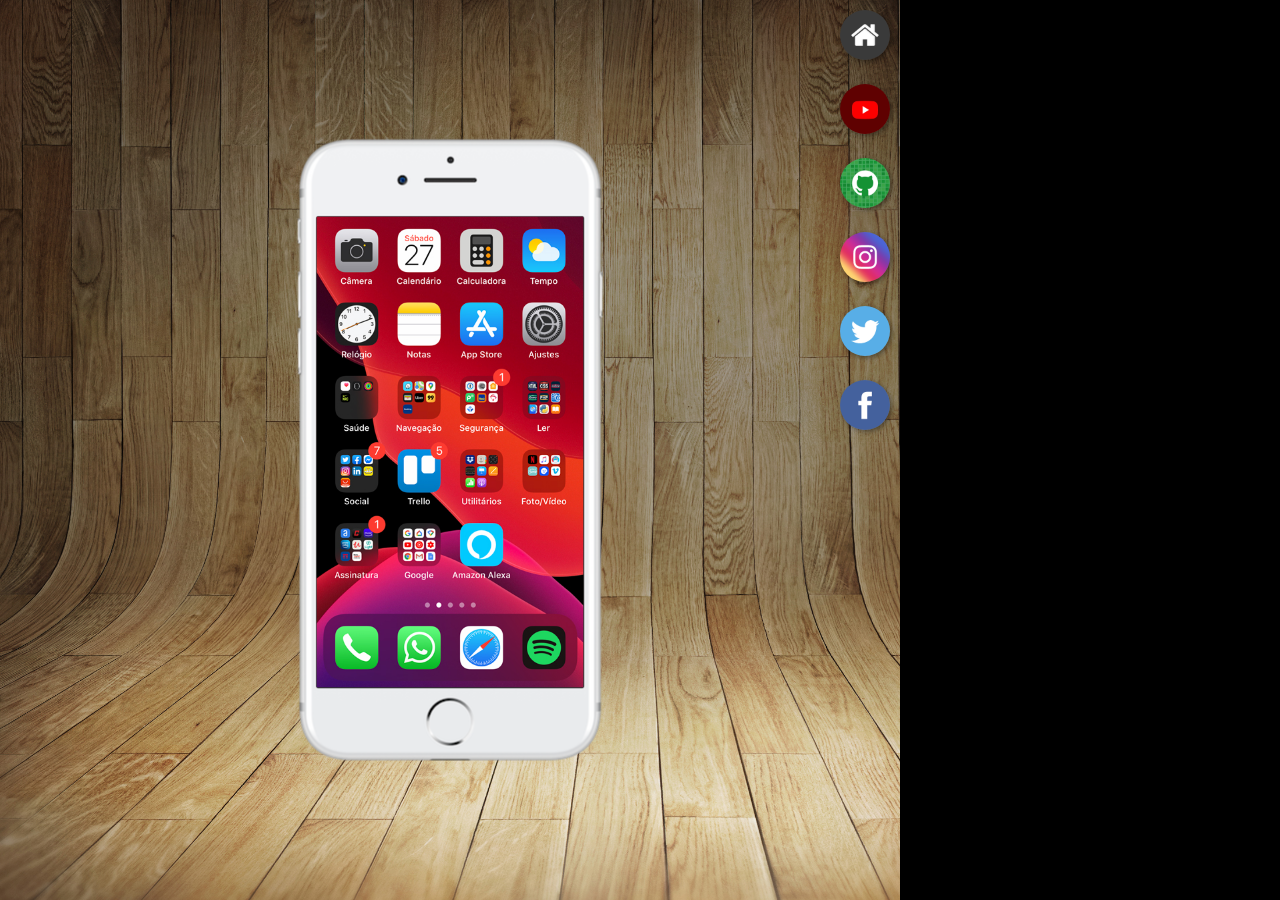
<file: index.html>
<!DOCTYPE html>
<html lang="pt-br">
<head>
    <meta charset="UTF-8">
    <meta name="viewport" content="width=device-width, initial-scale=1.0">
    <link rel="shortcut icon" href="favicon.ico" type="image/x-icon">
    <link rel="stylesheet" href="estilos/style.css">
    <title>Projeto Redes Sociais</title>
</head>
<body>
    <main>
        <section id="telefone">
            <iframe src="home.html" name="tela" id="tela" frameborder="0"> Seu navegador nçao é compatível com isso.</iframe>
        </section>
        <section id="redes-sociais">
            <a href="home.html" target="tela"><img src="imagens/logo-home.jpg" alt="home"></a><br>
            <a href="youtube.html" target="tela"><img src="imagens/logo-youtube.jpg" alt="youtube"></a><br>
            <a href="github.html" target="tela"><img src="imagens/logo-github.jpg" alt="github"></a><br>
            <a href="instagram.html" target="tela"><img src="imagens/logo-instagram.jpg" alt="instagram"></a><br>
            <a href="#" target="tela"><img src="imagens/logo-twitter.jpg" alt="twitter"></a><br>
            <a href="facebook.html" target="tela"><img src="imagens/logo-facebook.jpg" alt="facebook"></a>
        </section>
    </main>
</body>
</html>
</file>
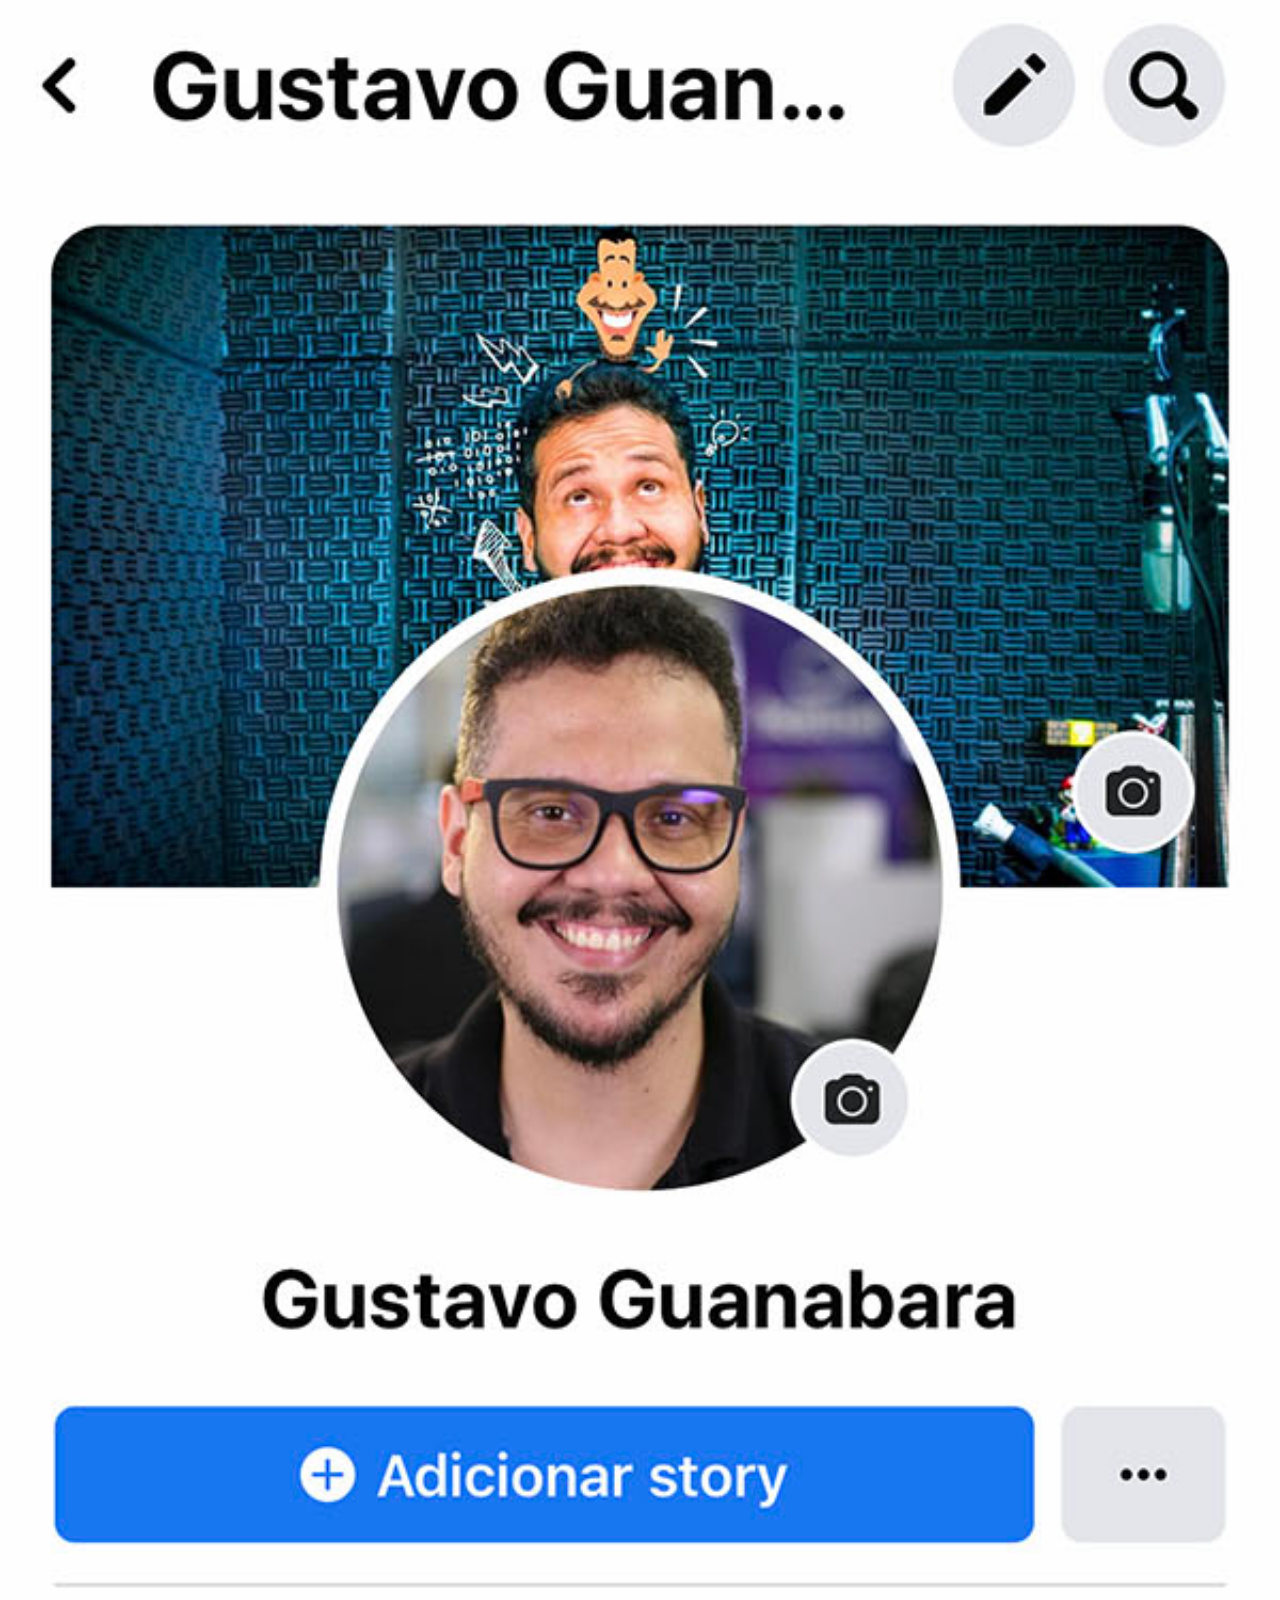
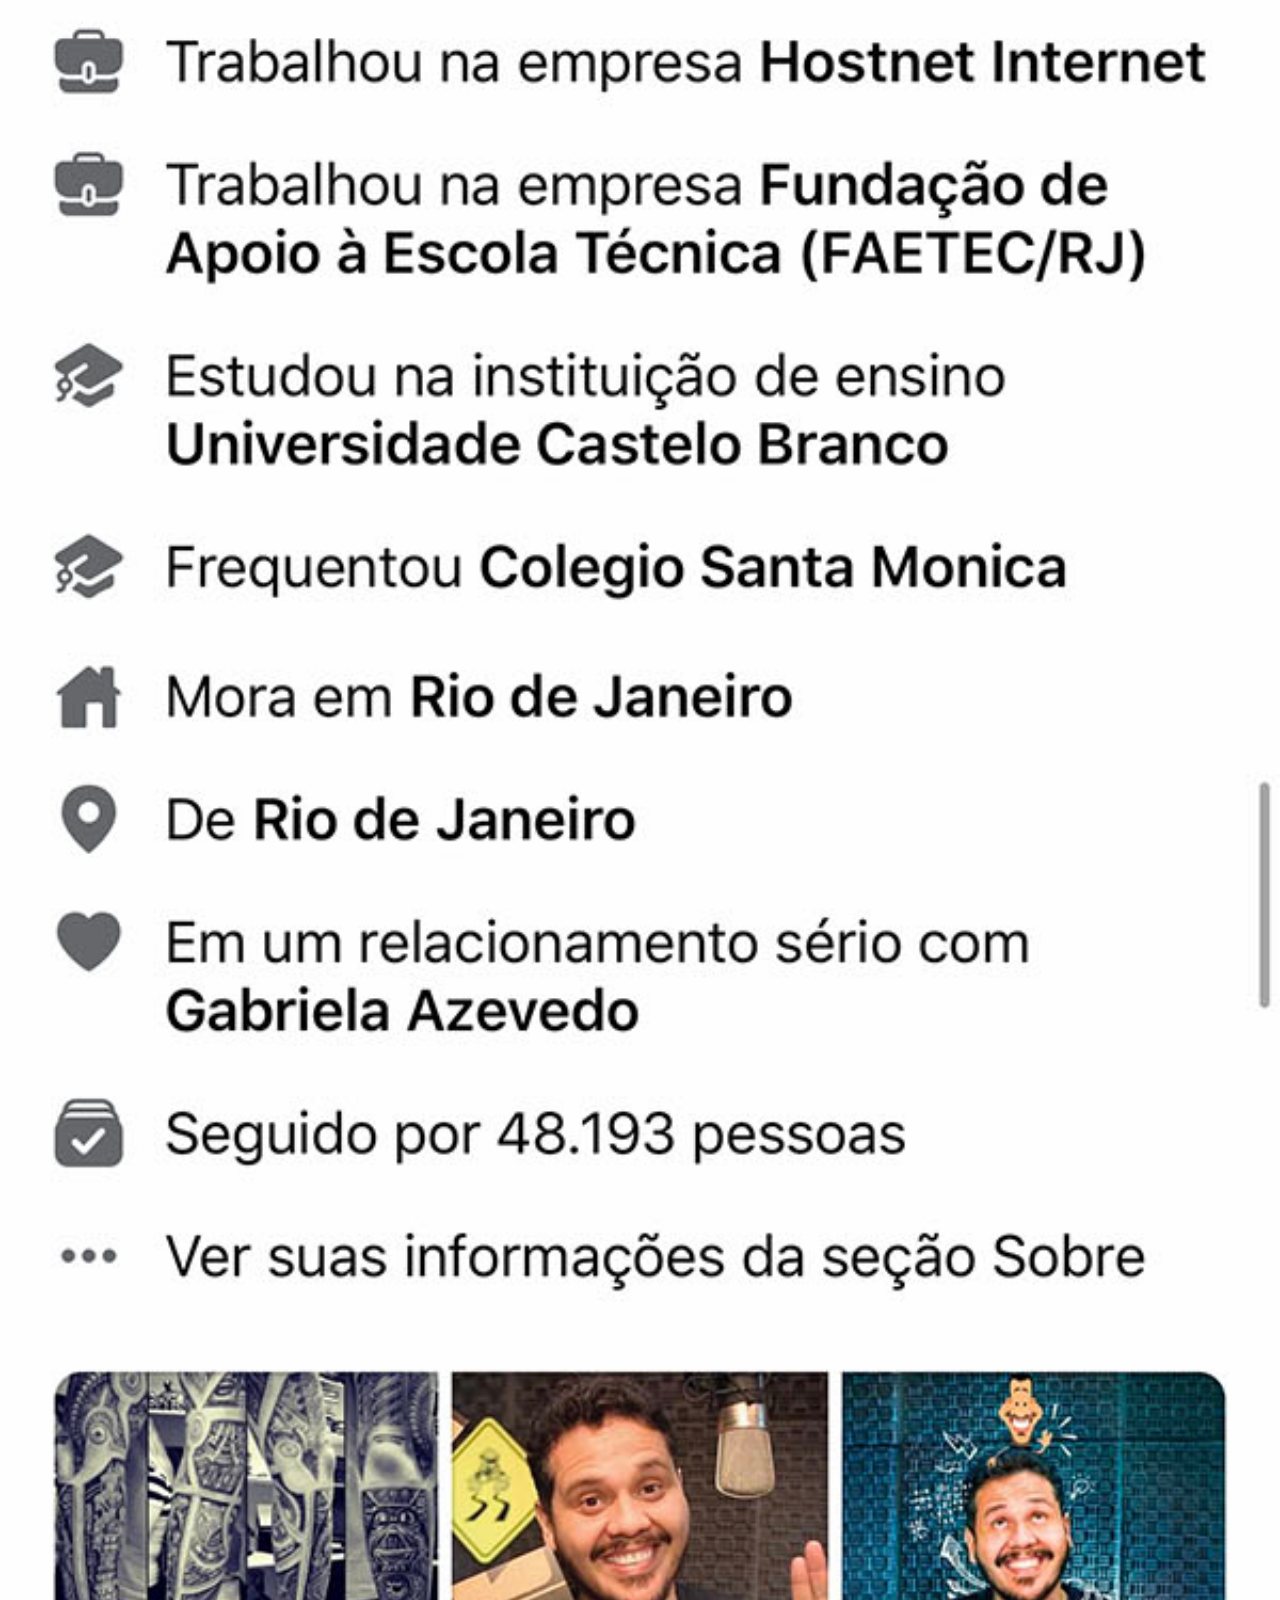
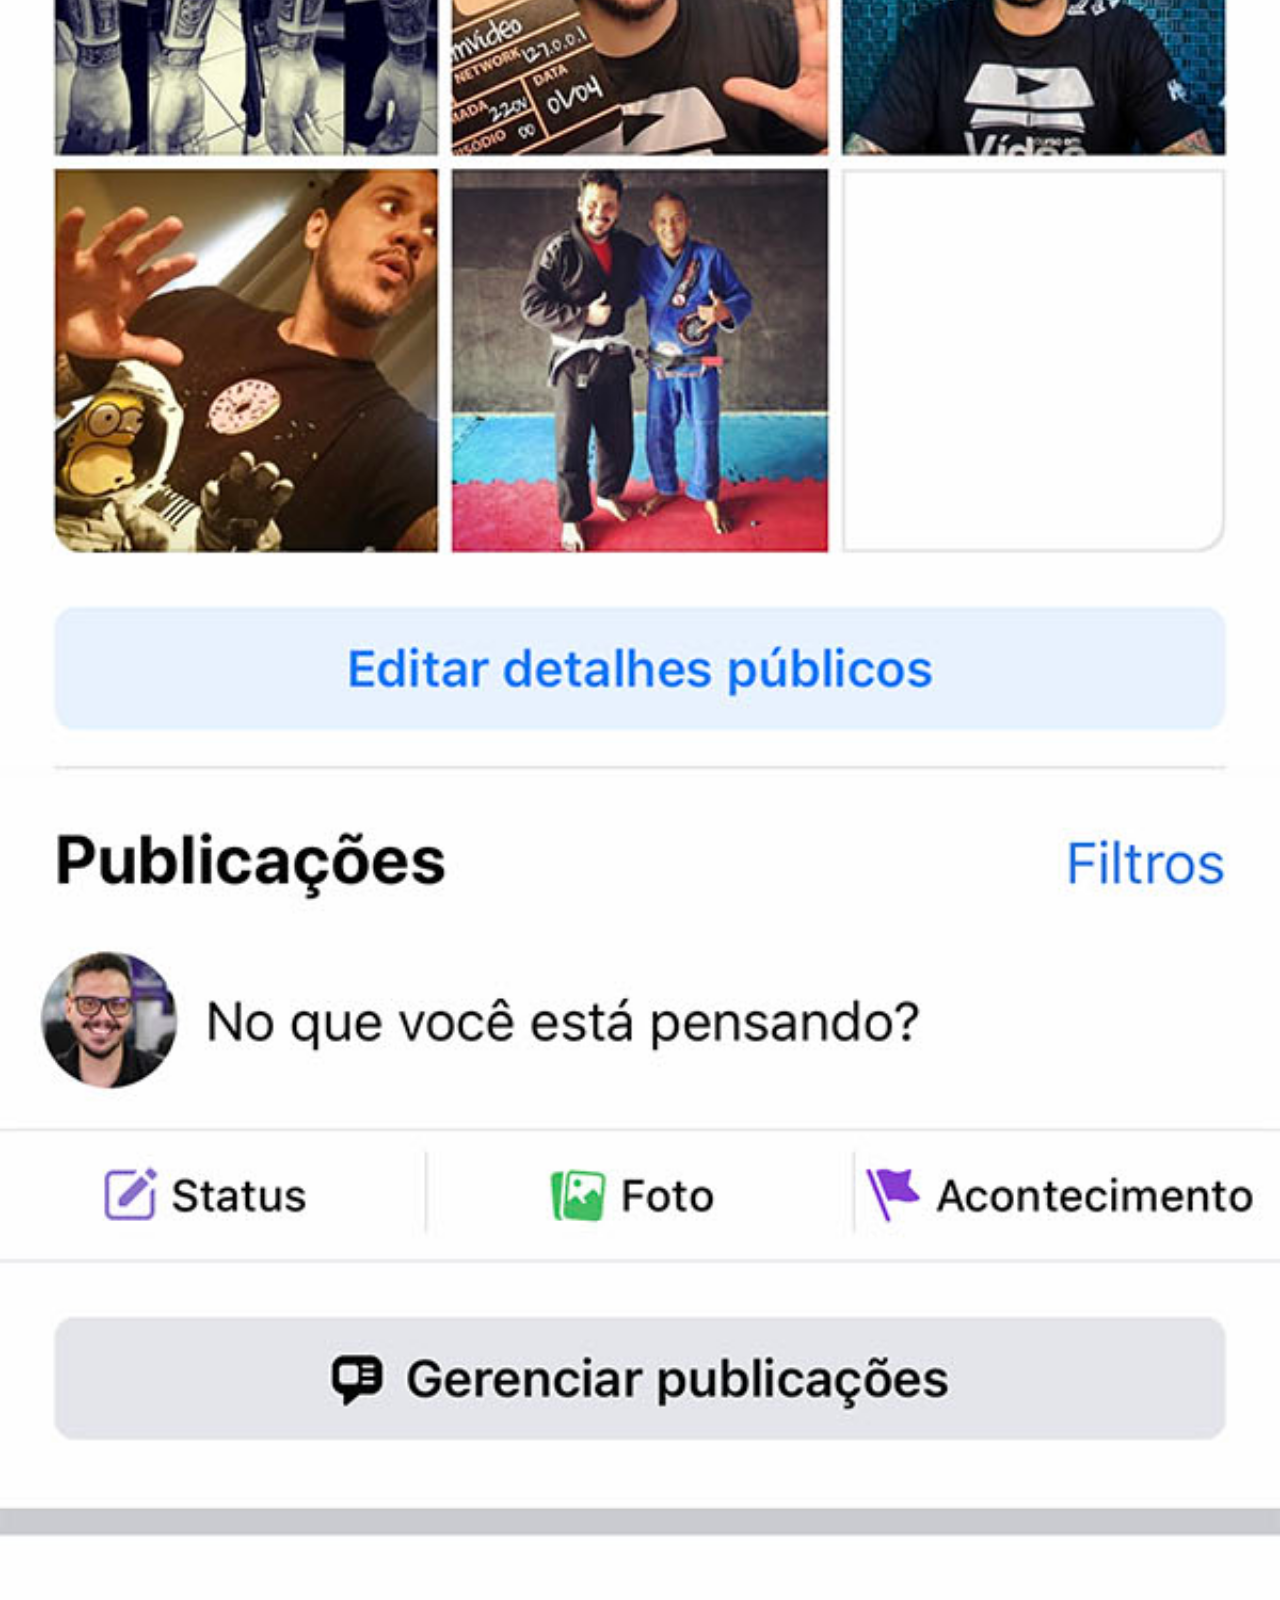
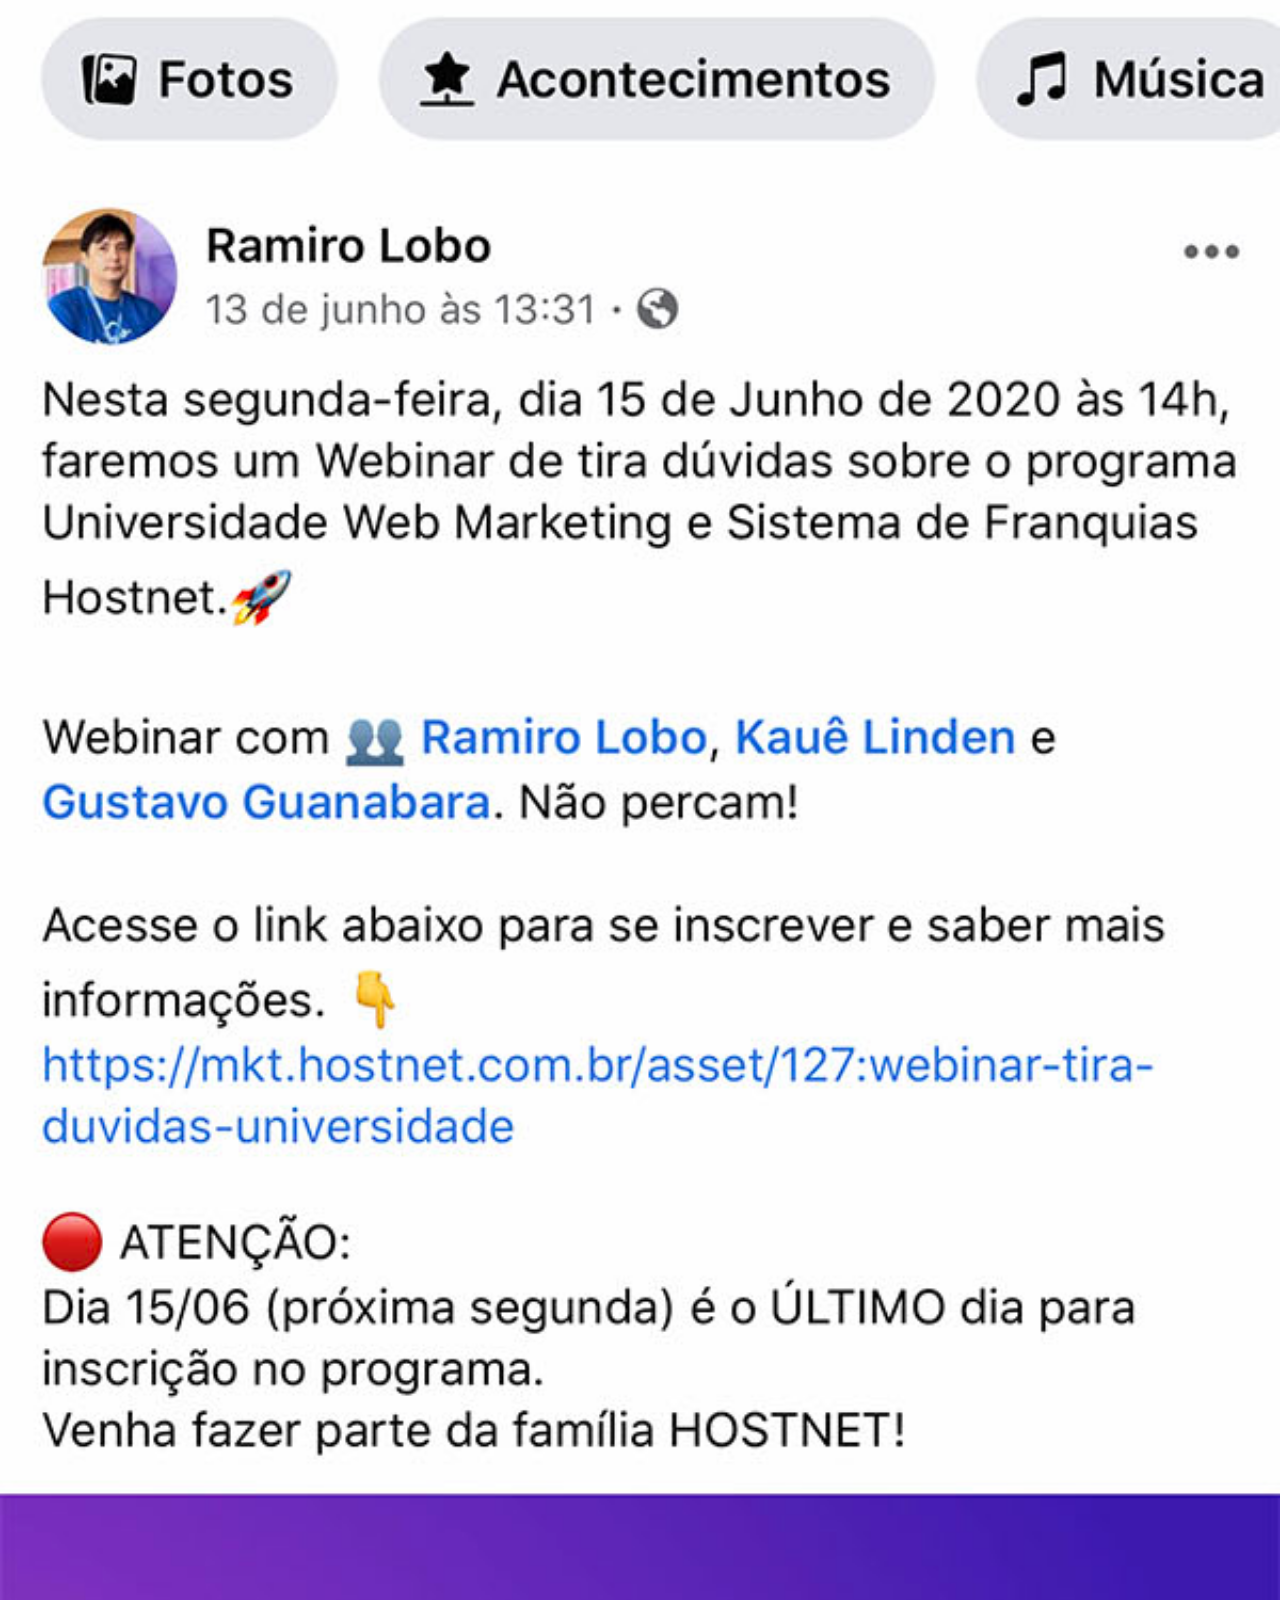
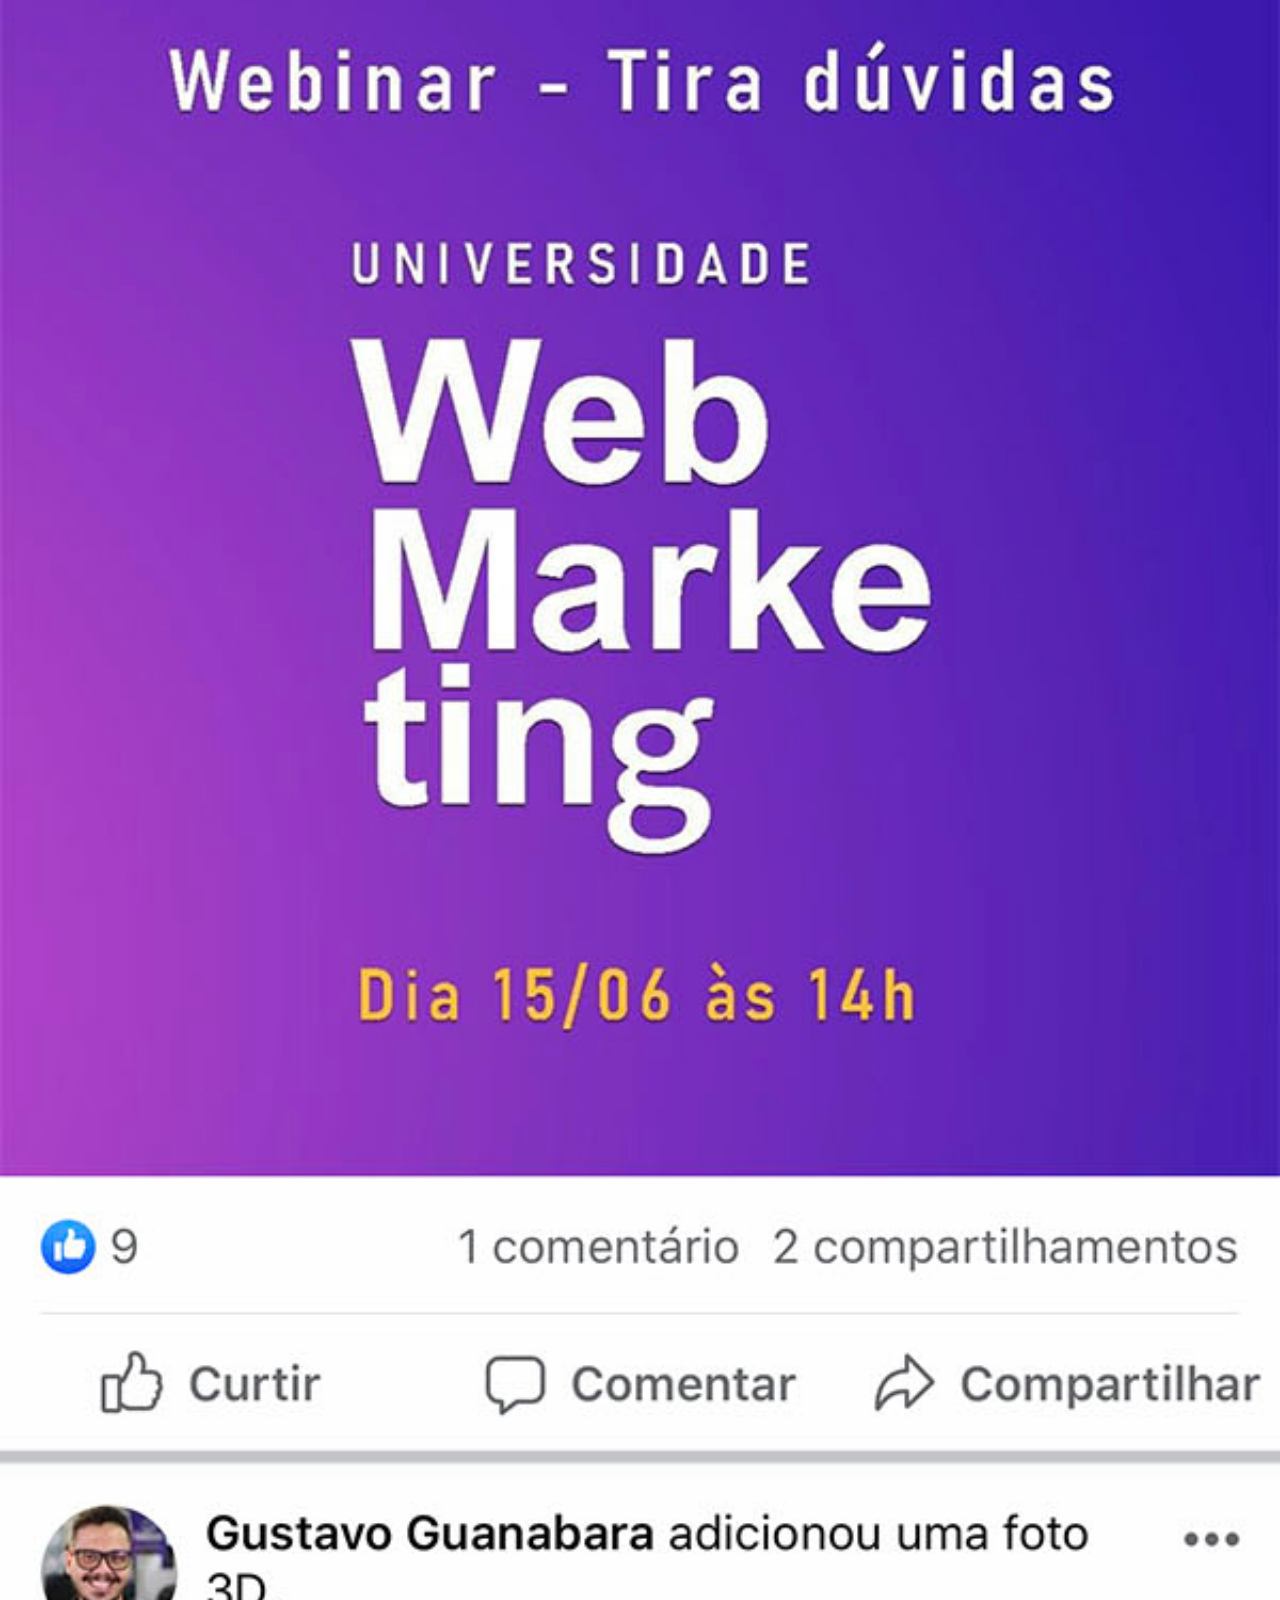
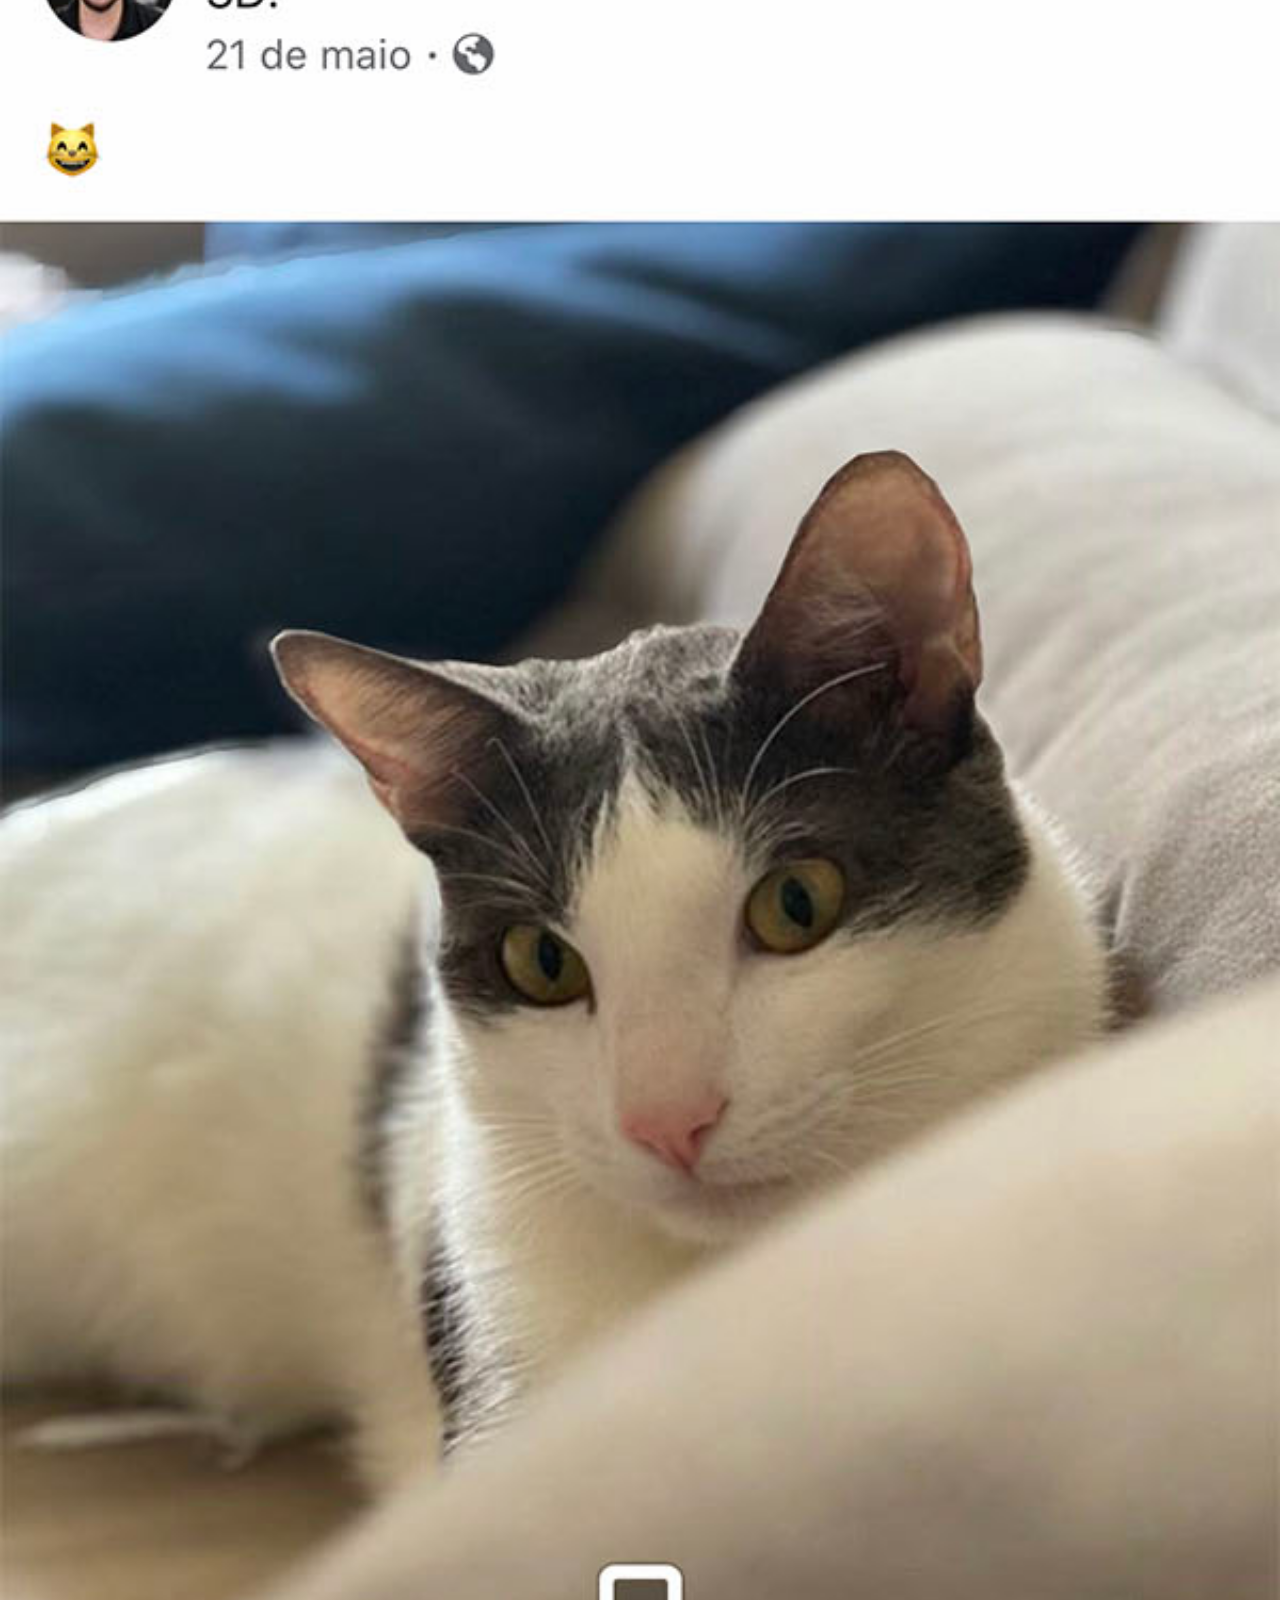
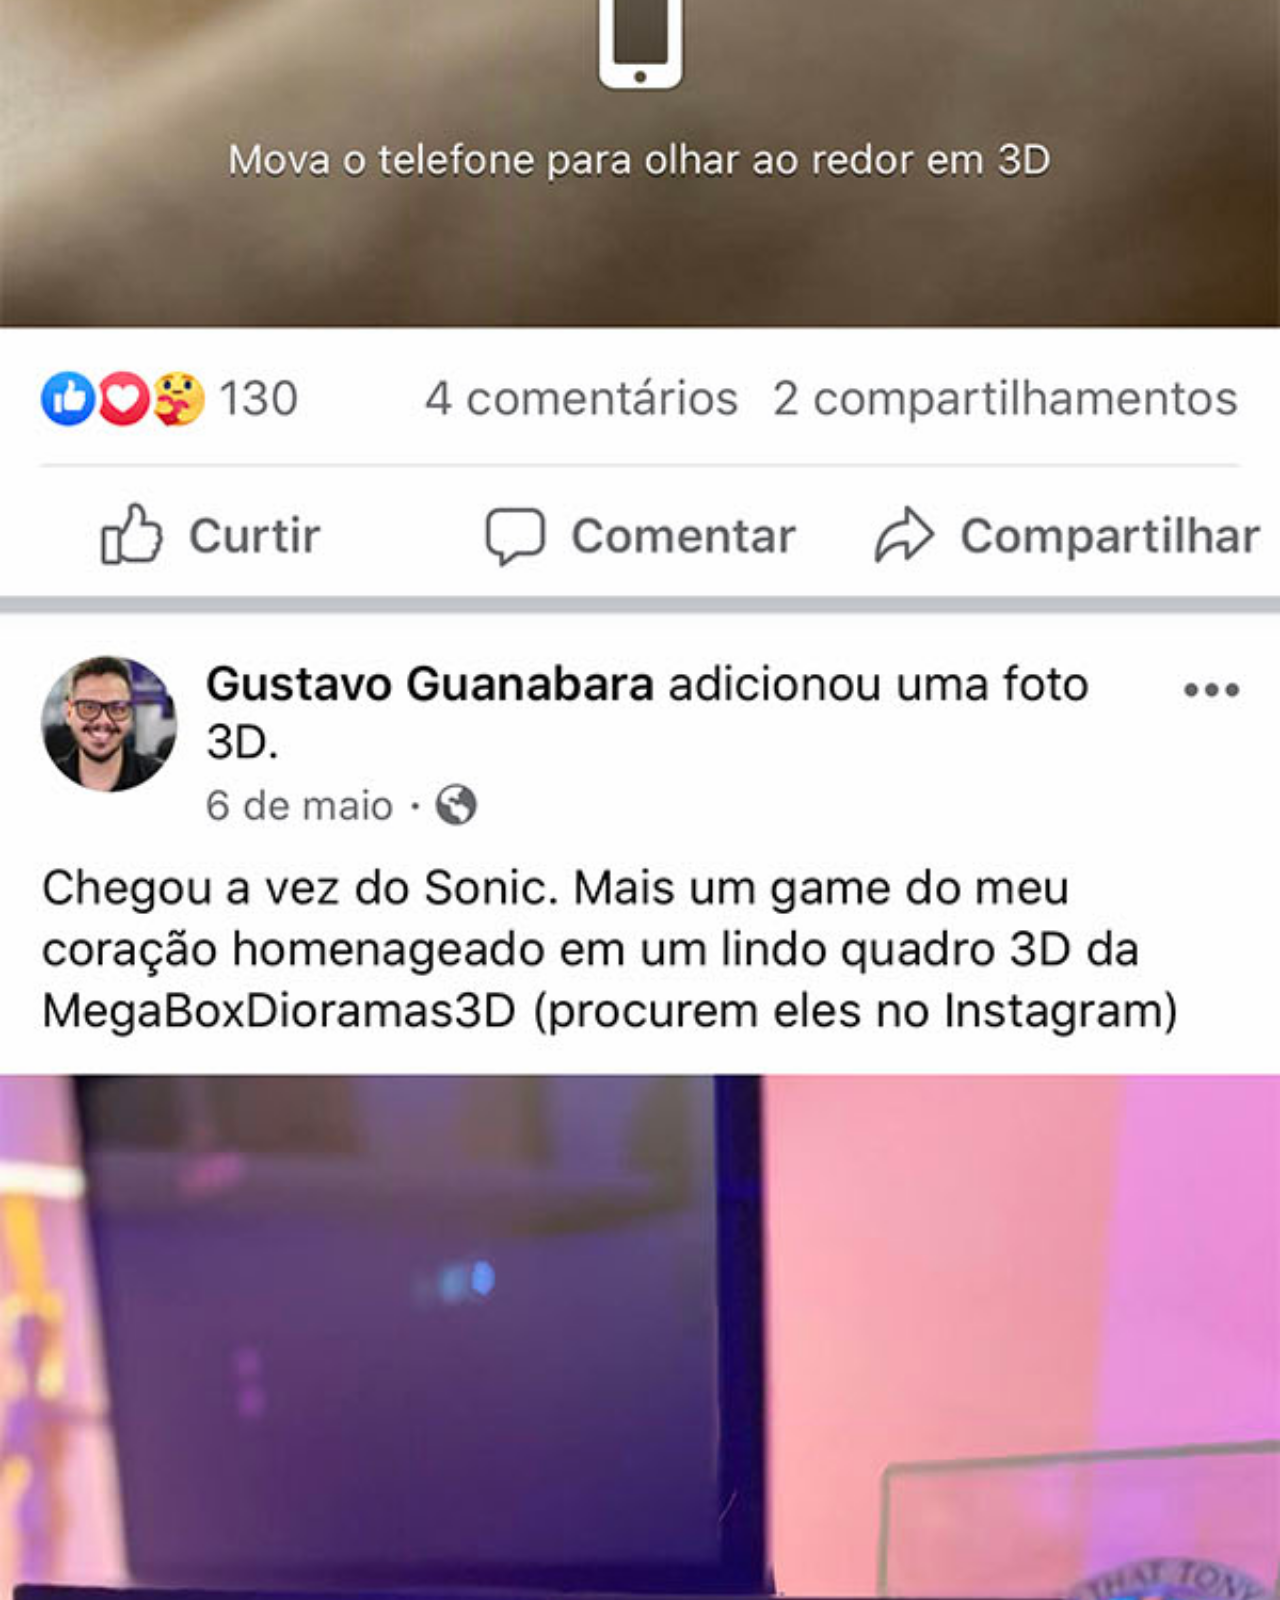
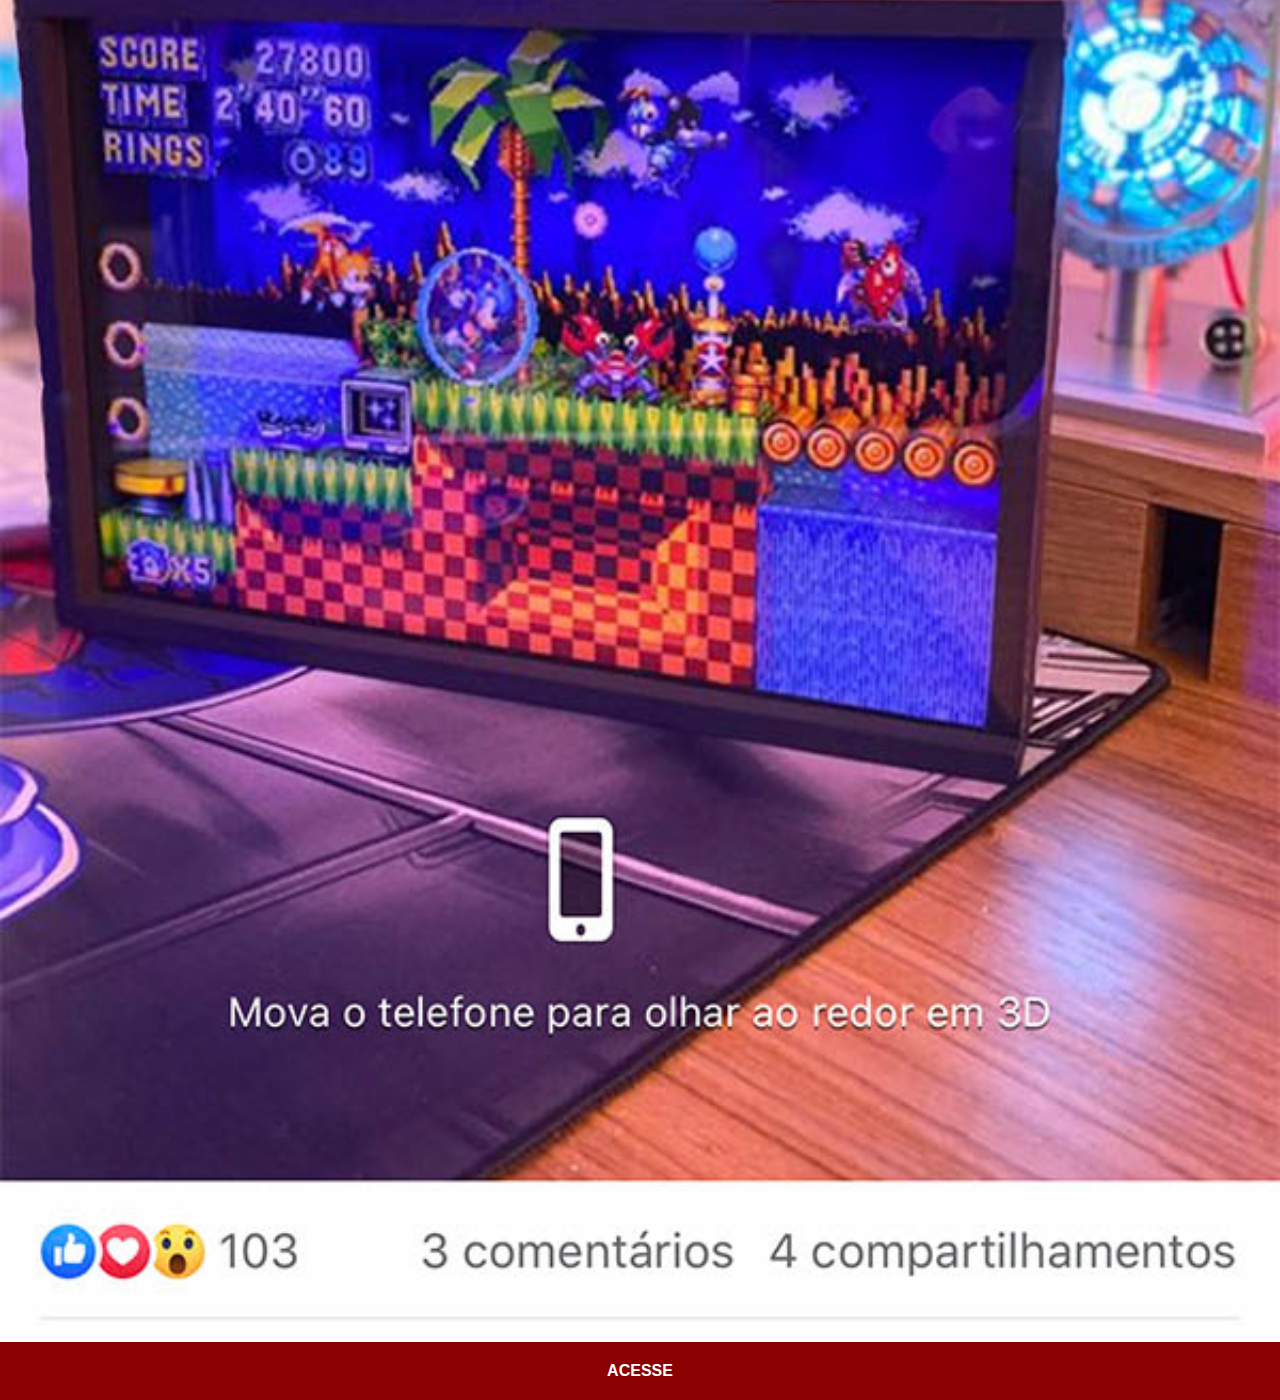
<file: facebook.html>
<!DOCTYPE html>
<html lang="pt-br">
<head>
    <meta charset="UTF-8">
    <meta name="viewport" content="width=device-width, initial-scale=1.0">
    <title>facebook</title>
    <link rel="stylesheet" href="estilos/social.css">
</head>
<body>
    <img src="imagens/tela-facebook.jpg" alt="Facebook">
    <a href="https://www.facebook.com/gustavoguanabara" target="_blank">ACESSE</a>
</body>
</html>
</file>
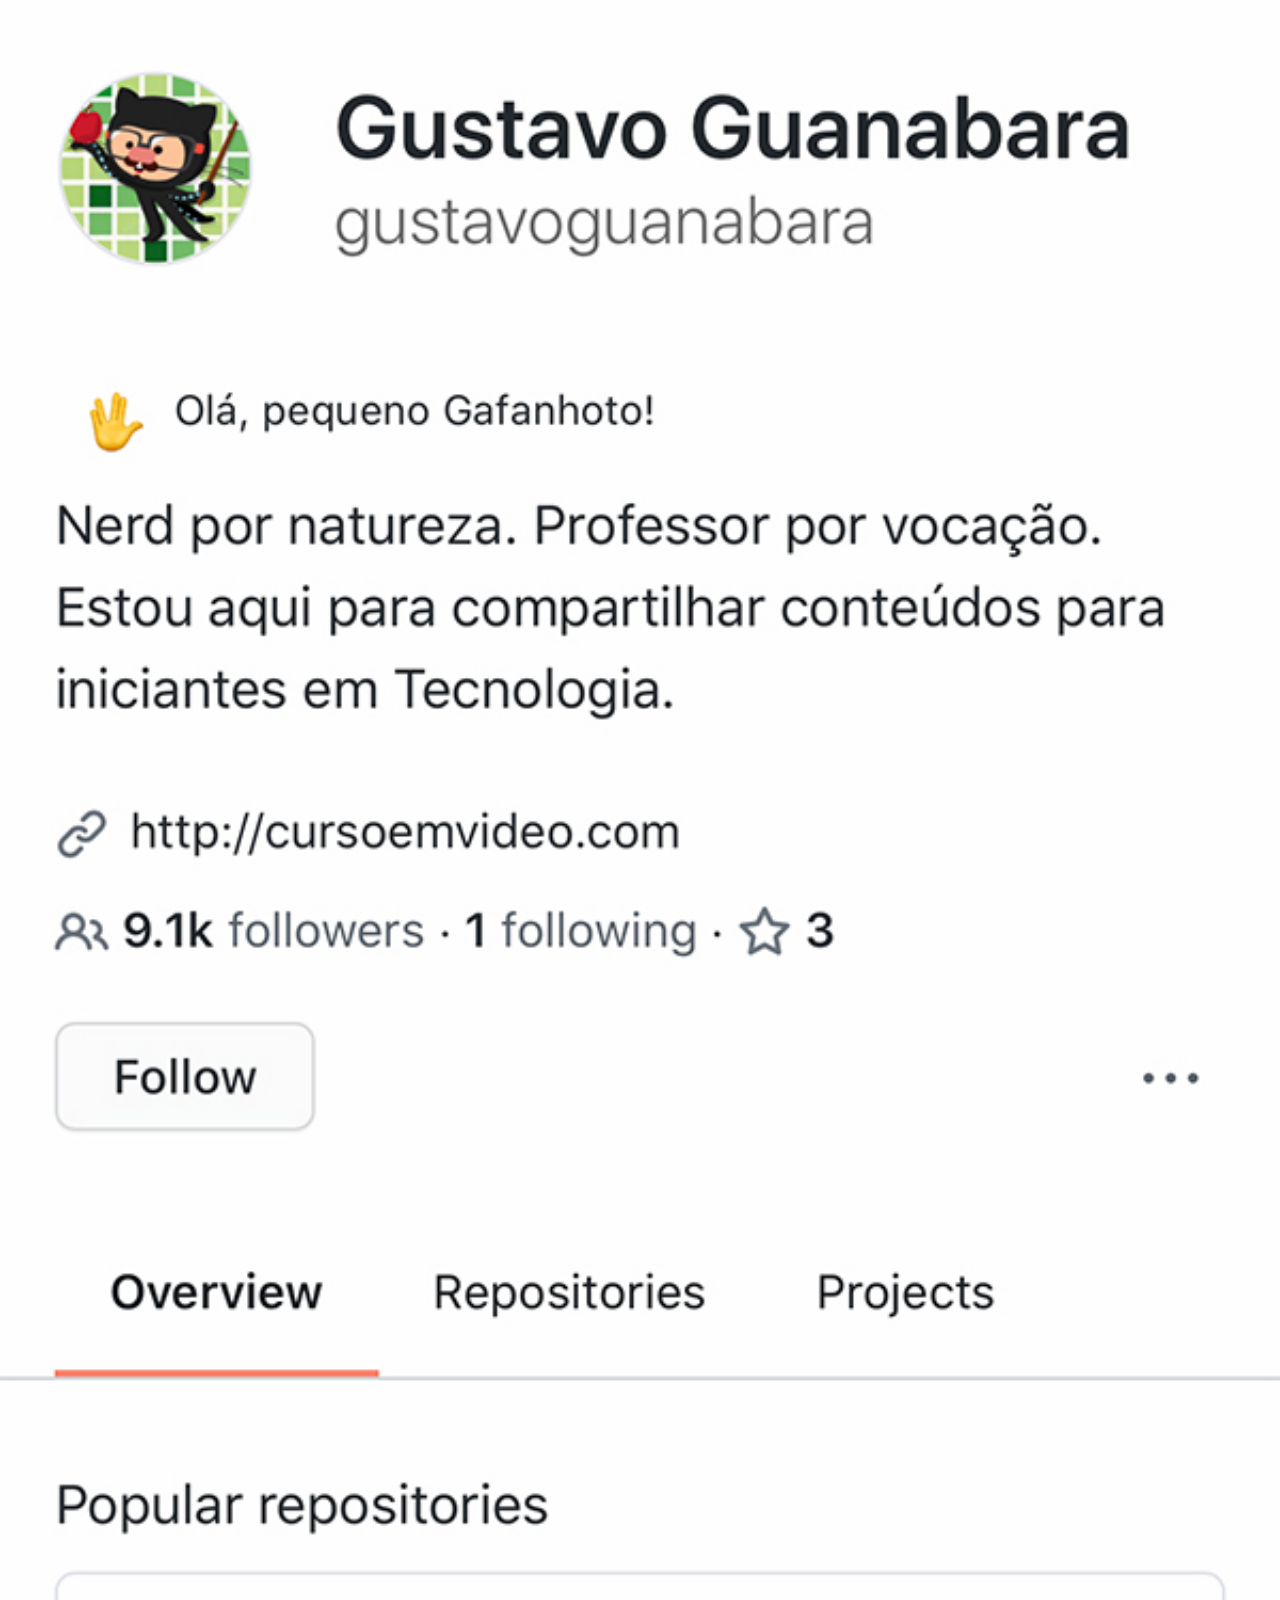
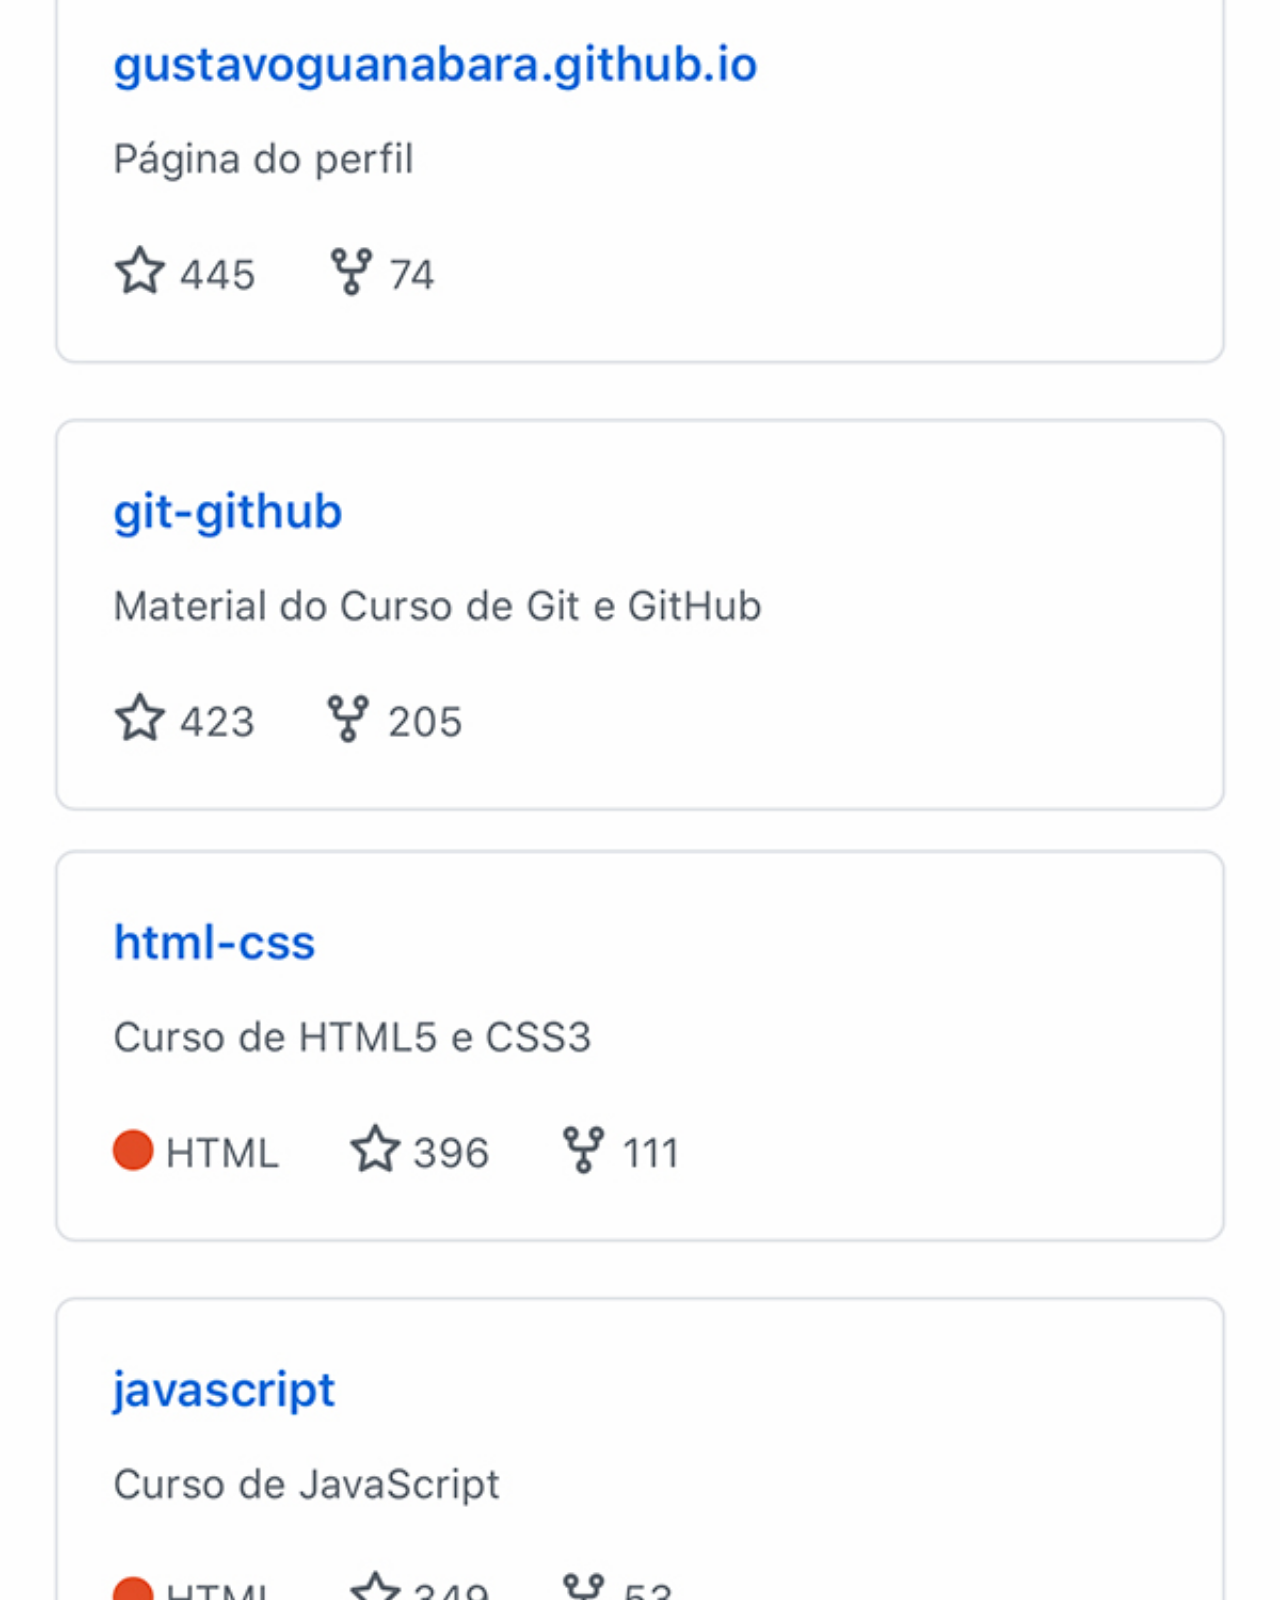
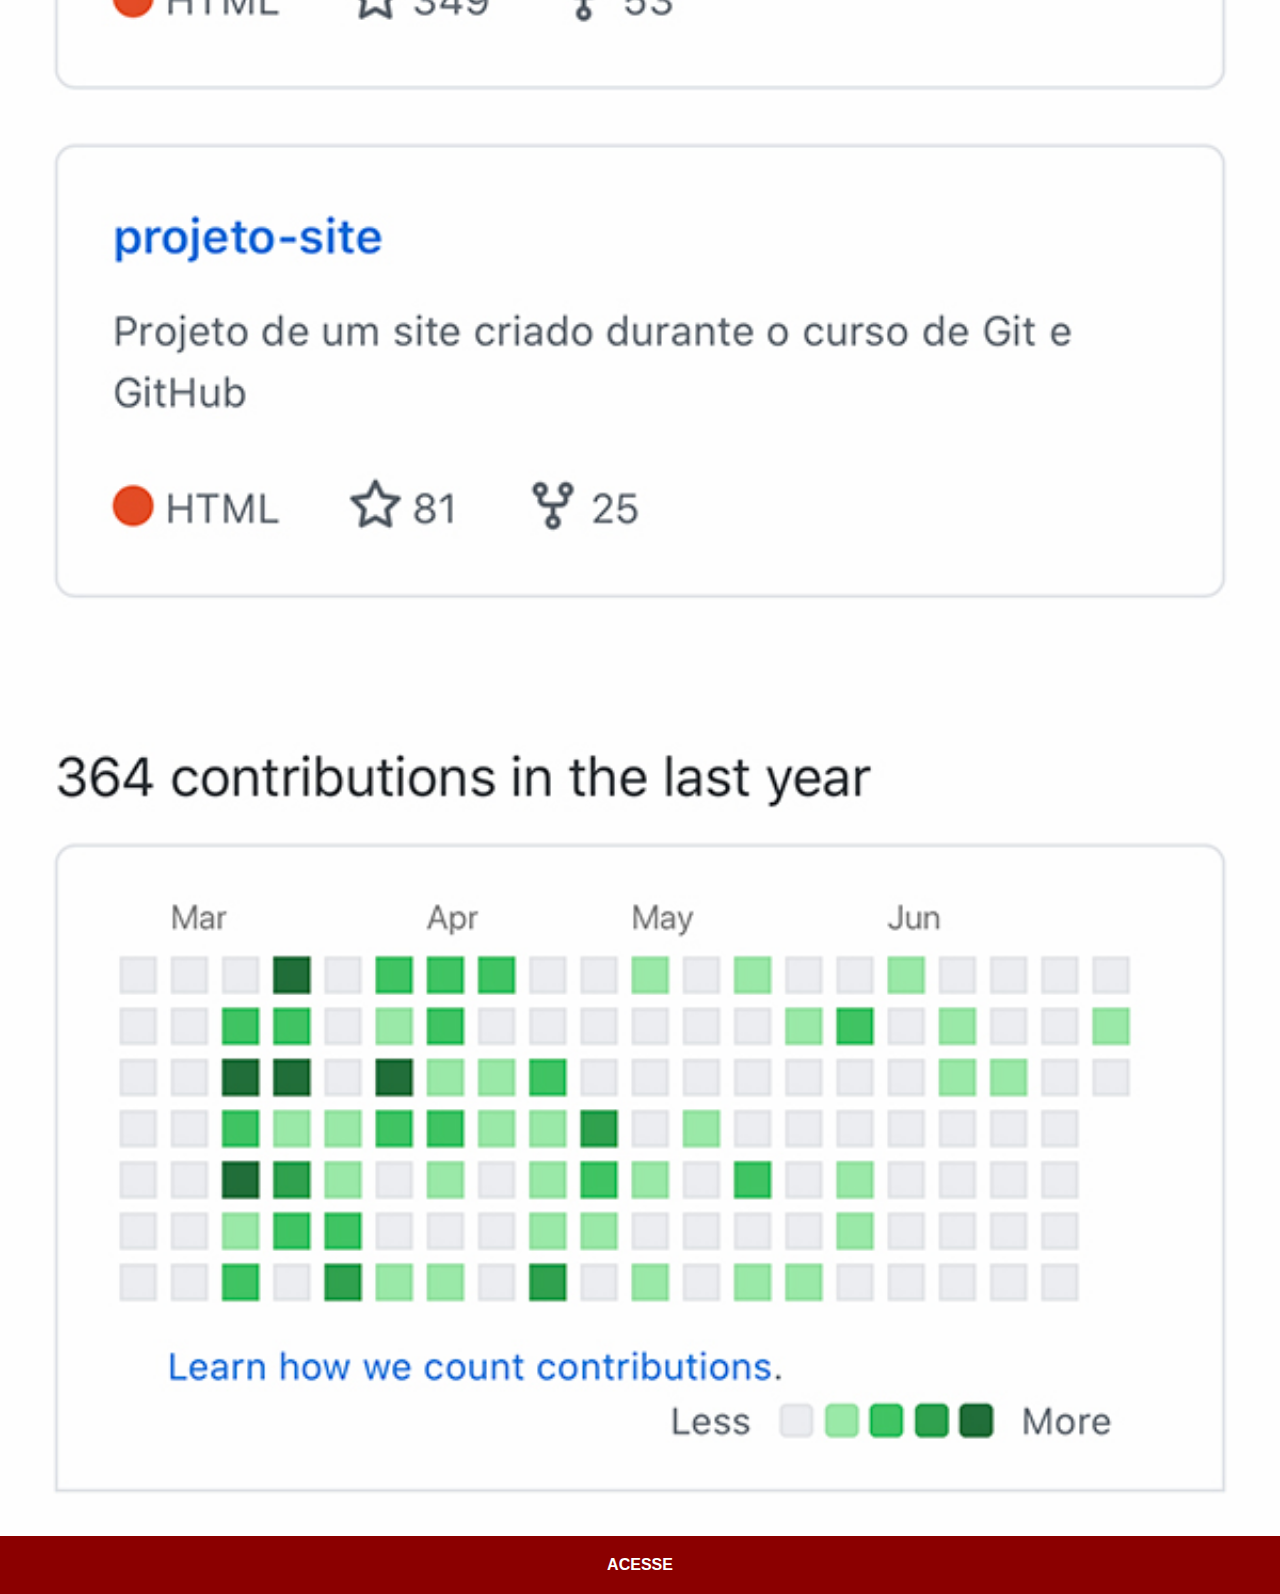
<file: github.html>
<!DOCTYPE html>
<html lang="pt-br">
<head>
    <meta charset="UTF-8">
    <meta name="viewport" content="width=device-width, initial-scale=1.0">
    <title>Github</title>
    <link rel="stylesheet" href="estilos/social.css">
</head>
<body>
    <img src="imagens/tela-github.jpg" alt="Github">
    <a href="https://github.com/gustavoguanabara/html-css" target="_blank">ACESSE</a>
</body>
</html>
</file>
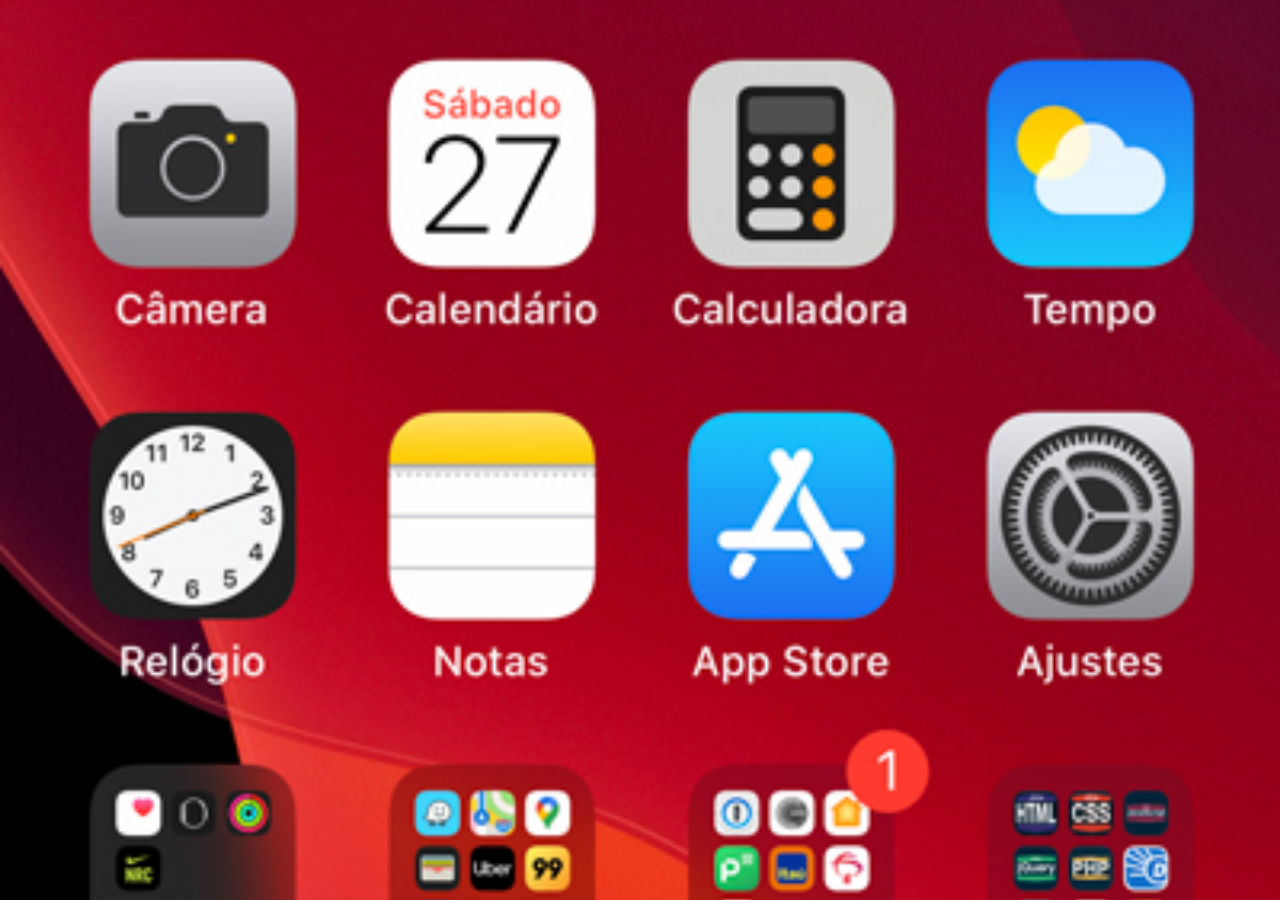
<file: home.html>
<!DOCTYPE html>
<html lang="pt-br">
<head>
    <meta charset="UTF-8">
    <meta name="viewport" content="width=device-width, initial-scale=1.0">
    <title>home</title>
</head>
<style>
    *{
        margin: 0px;
        padding: 0px;
    }

    body{
        width: 100vw;
        height: 100vh;
        background: black url('imagens/tela-home.jpg') no-repeat top center;
        background-size: cover;
    }
</style>
<body>
    
</body>
</html>
</file>
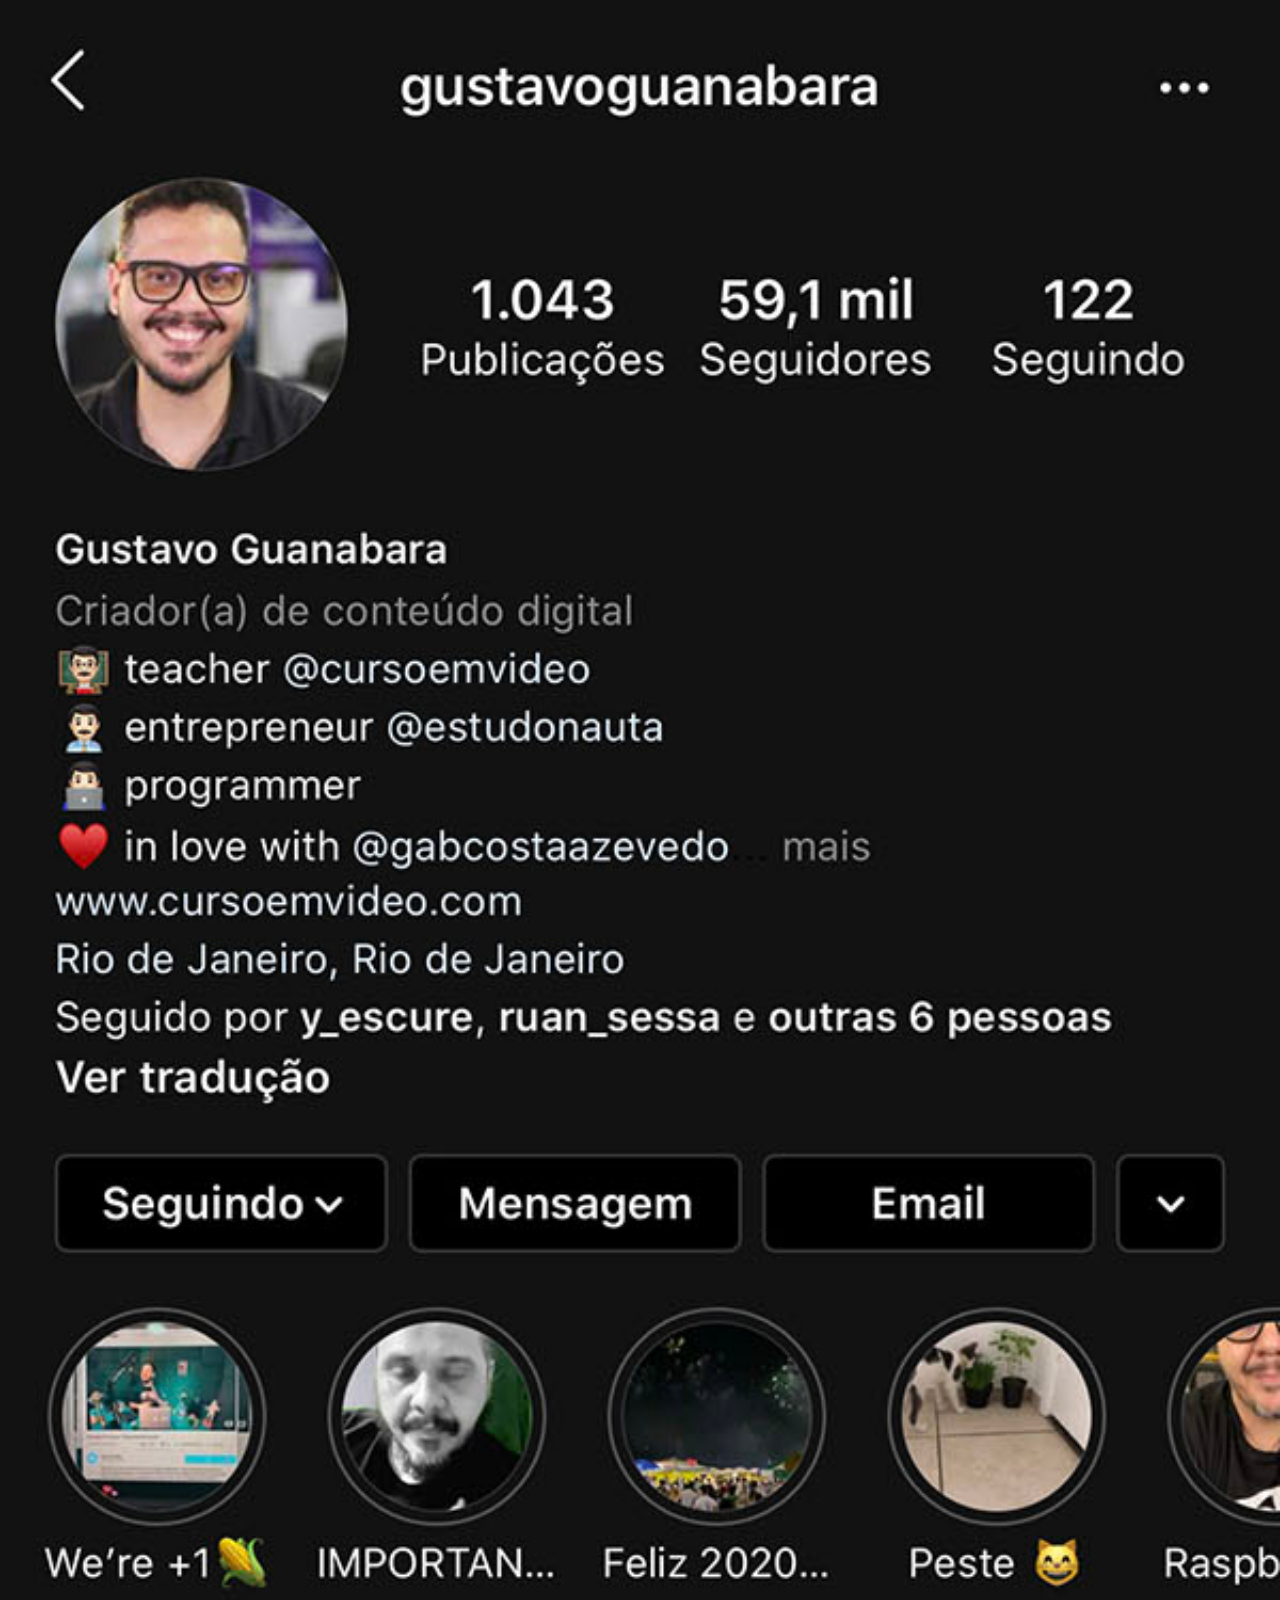
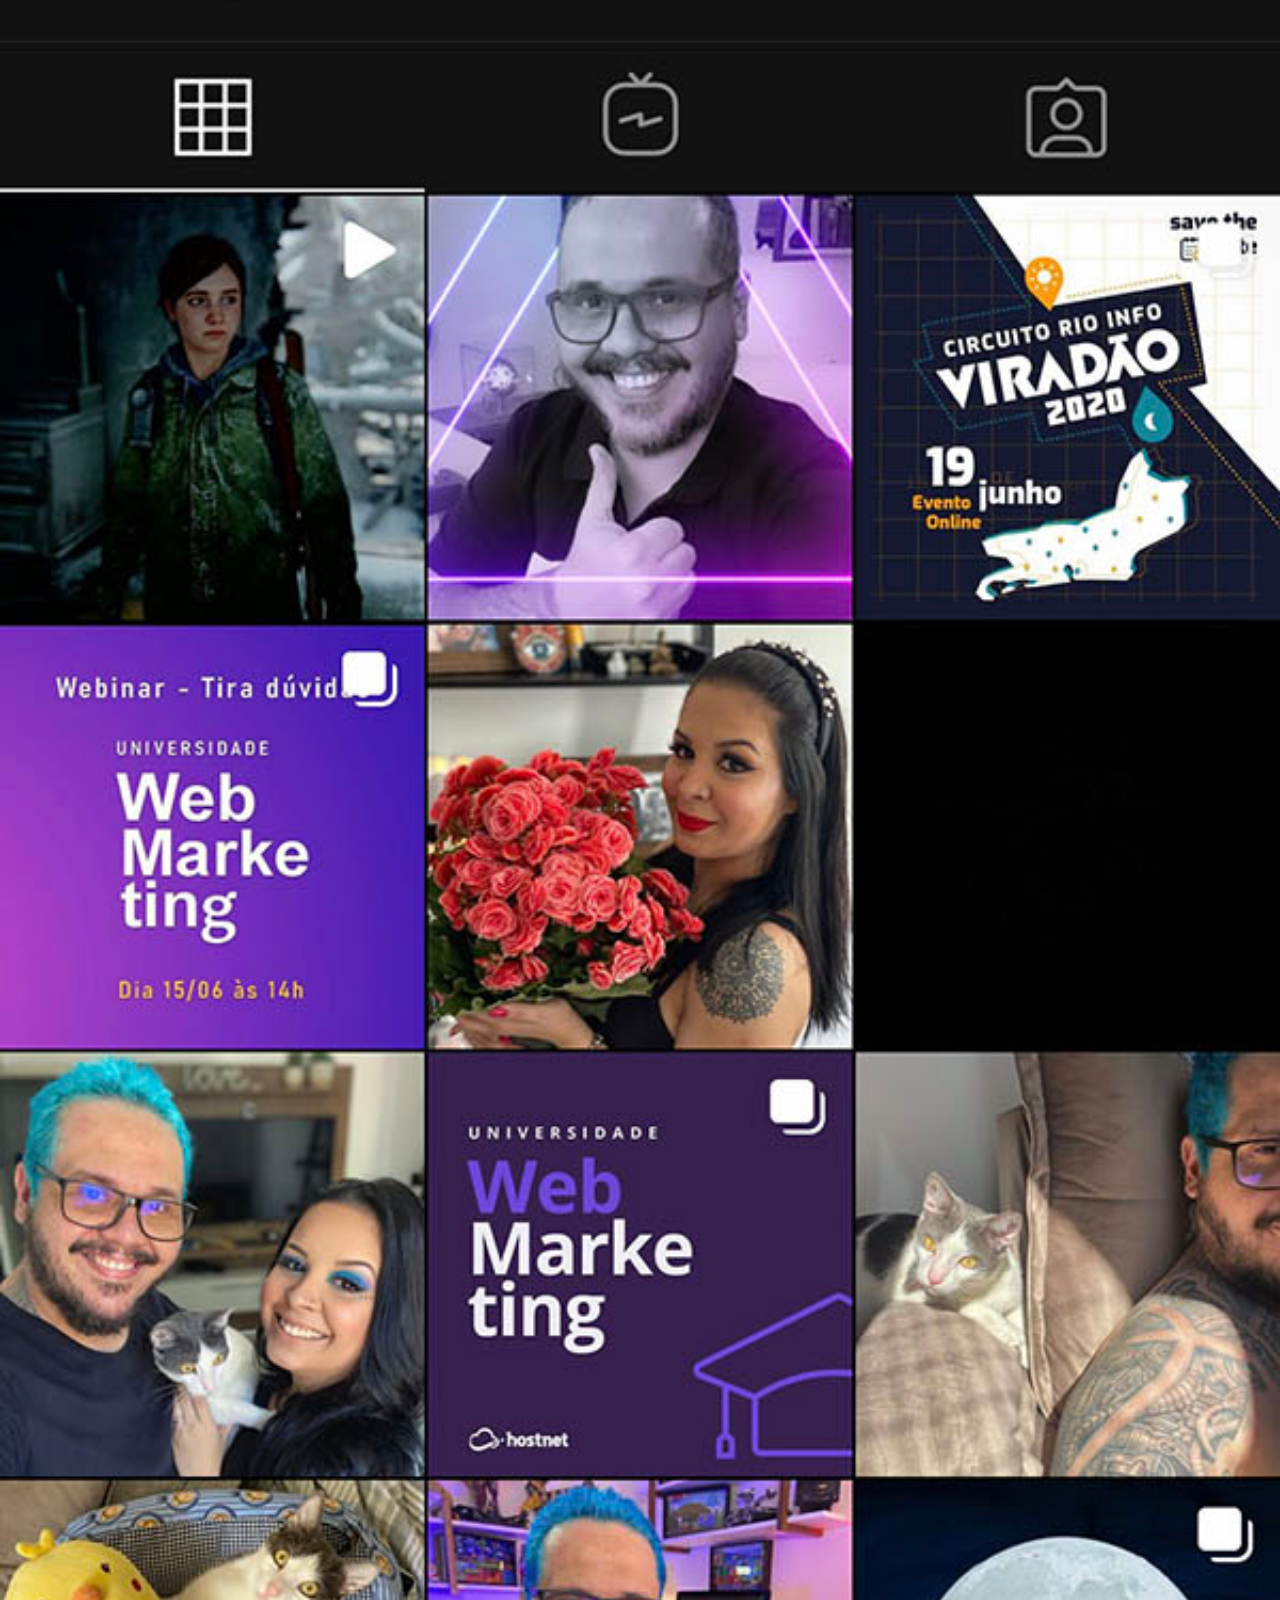
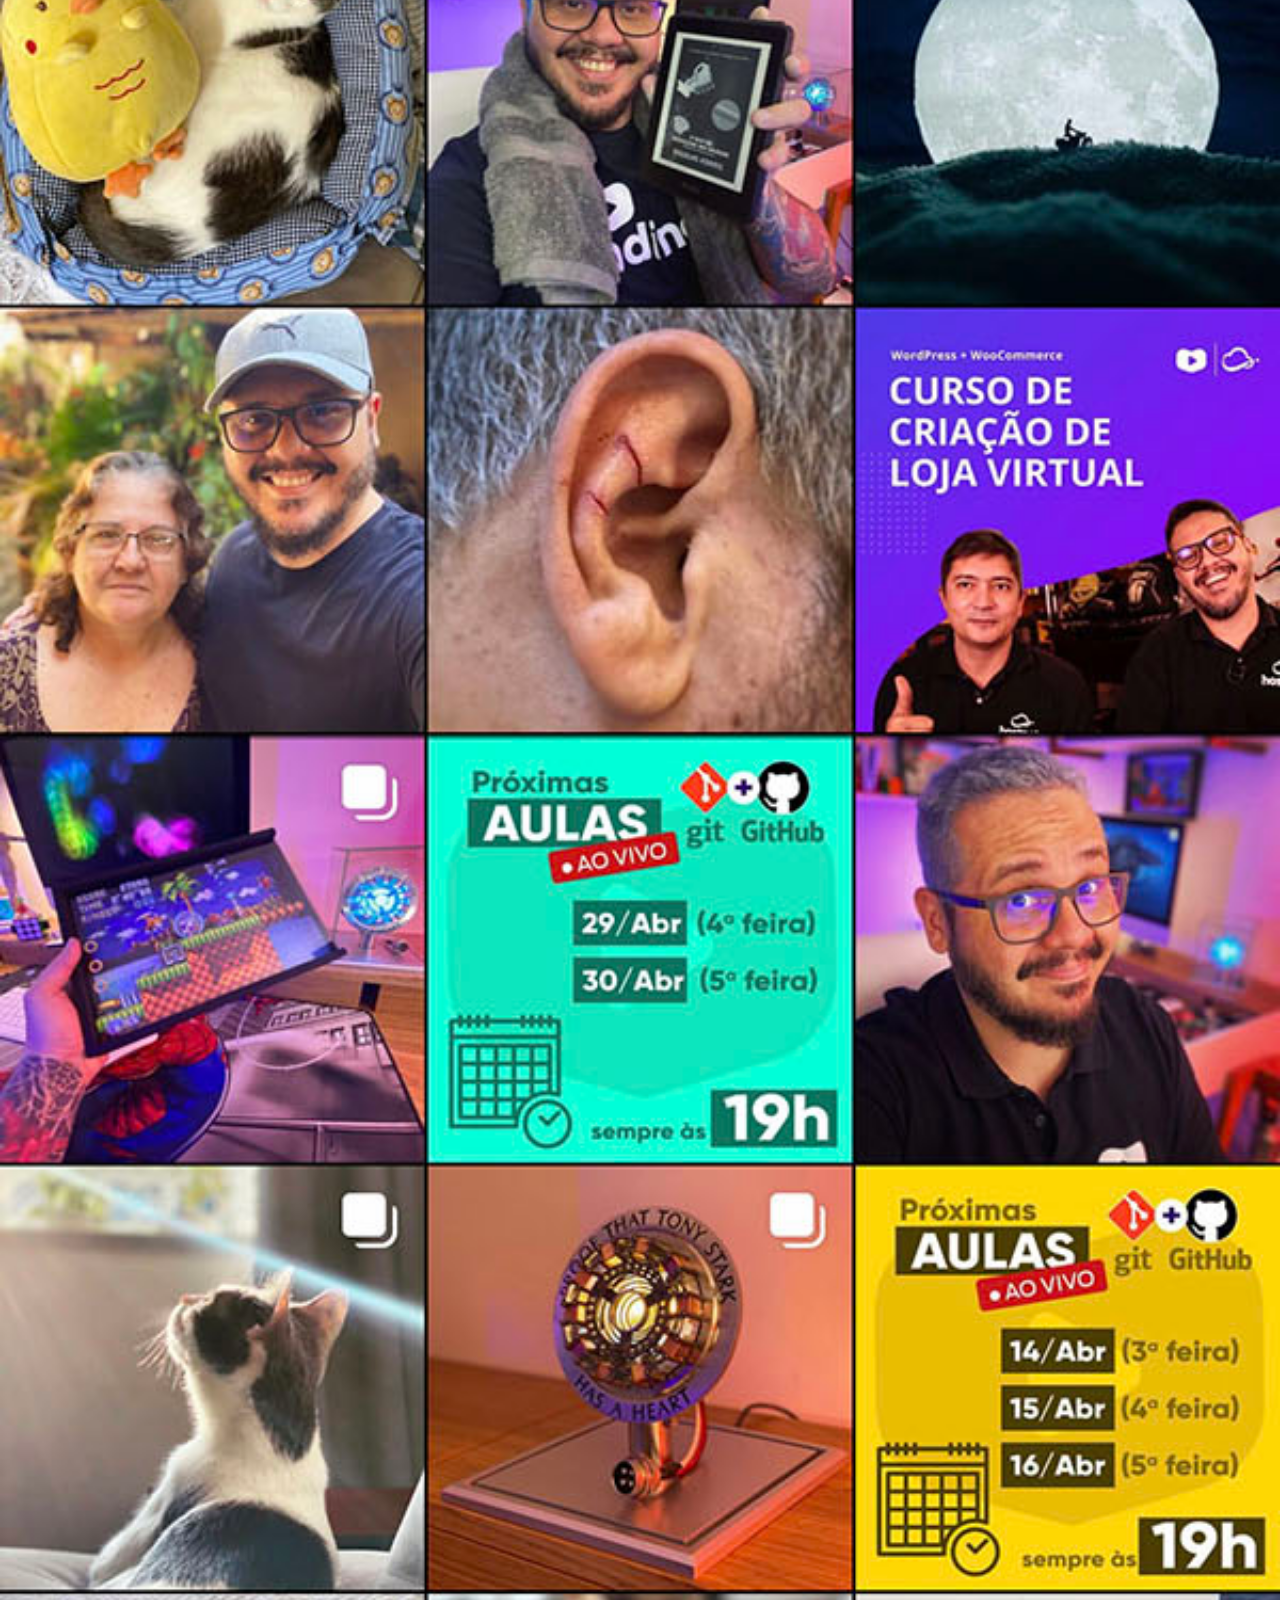
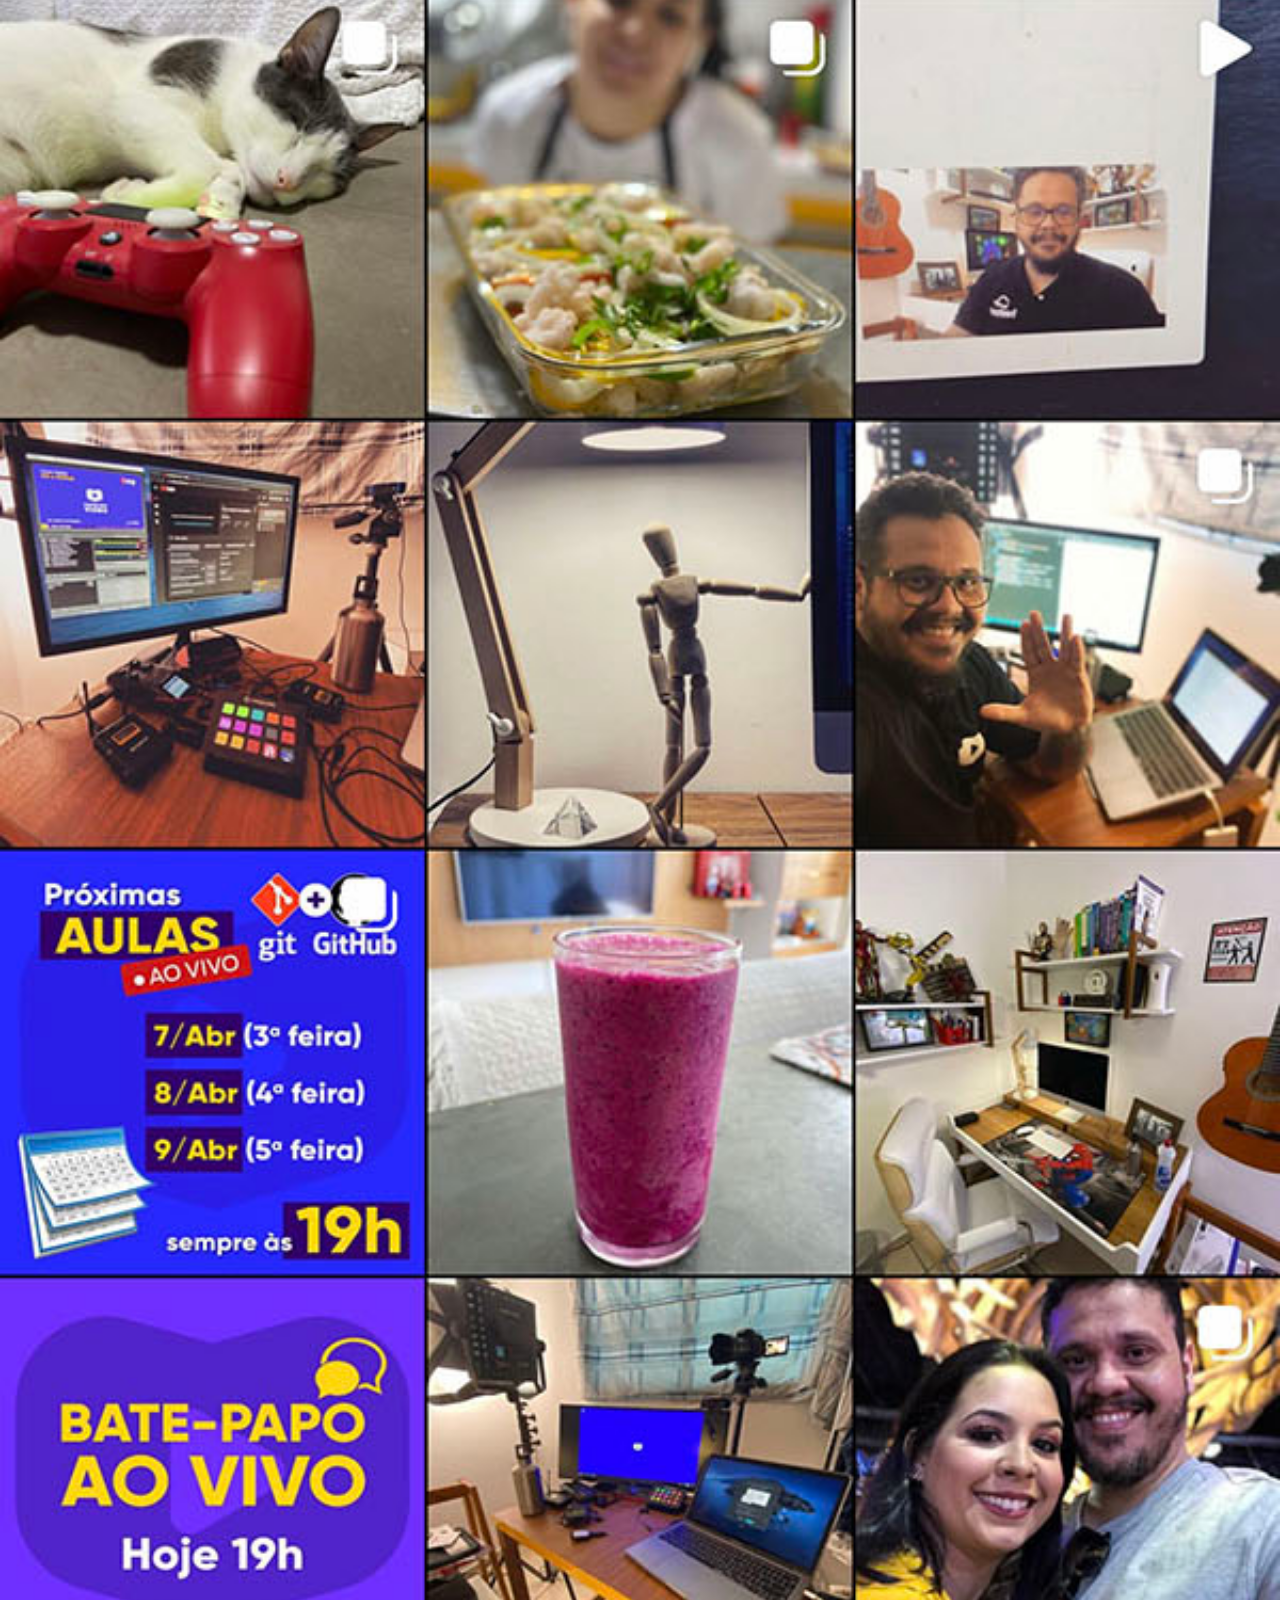
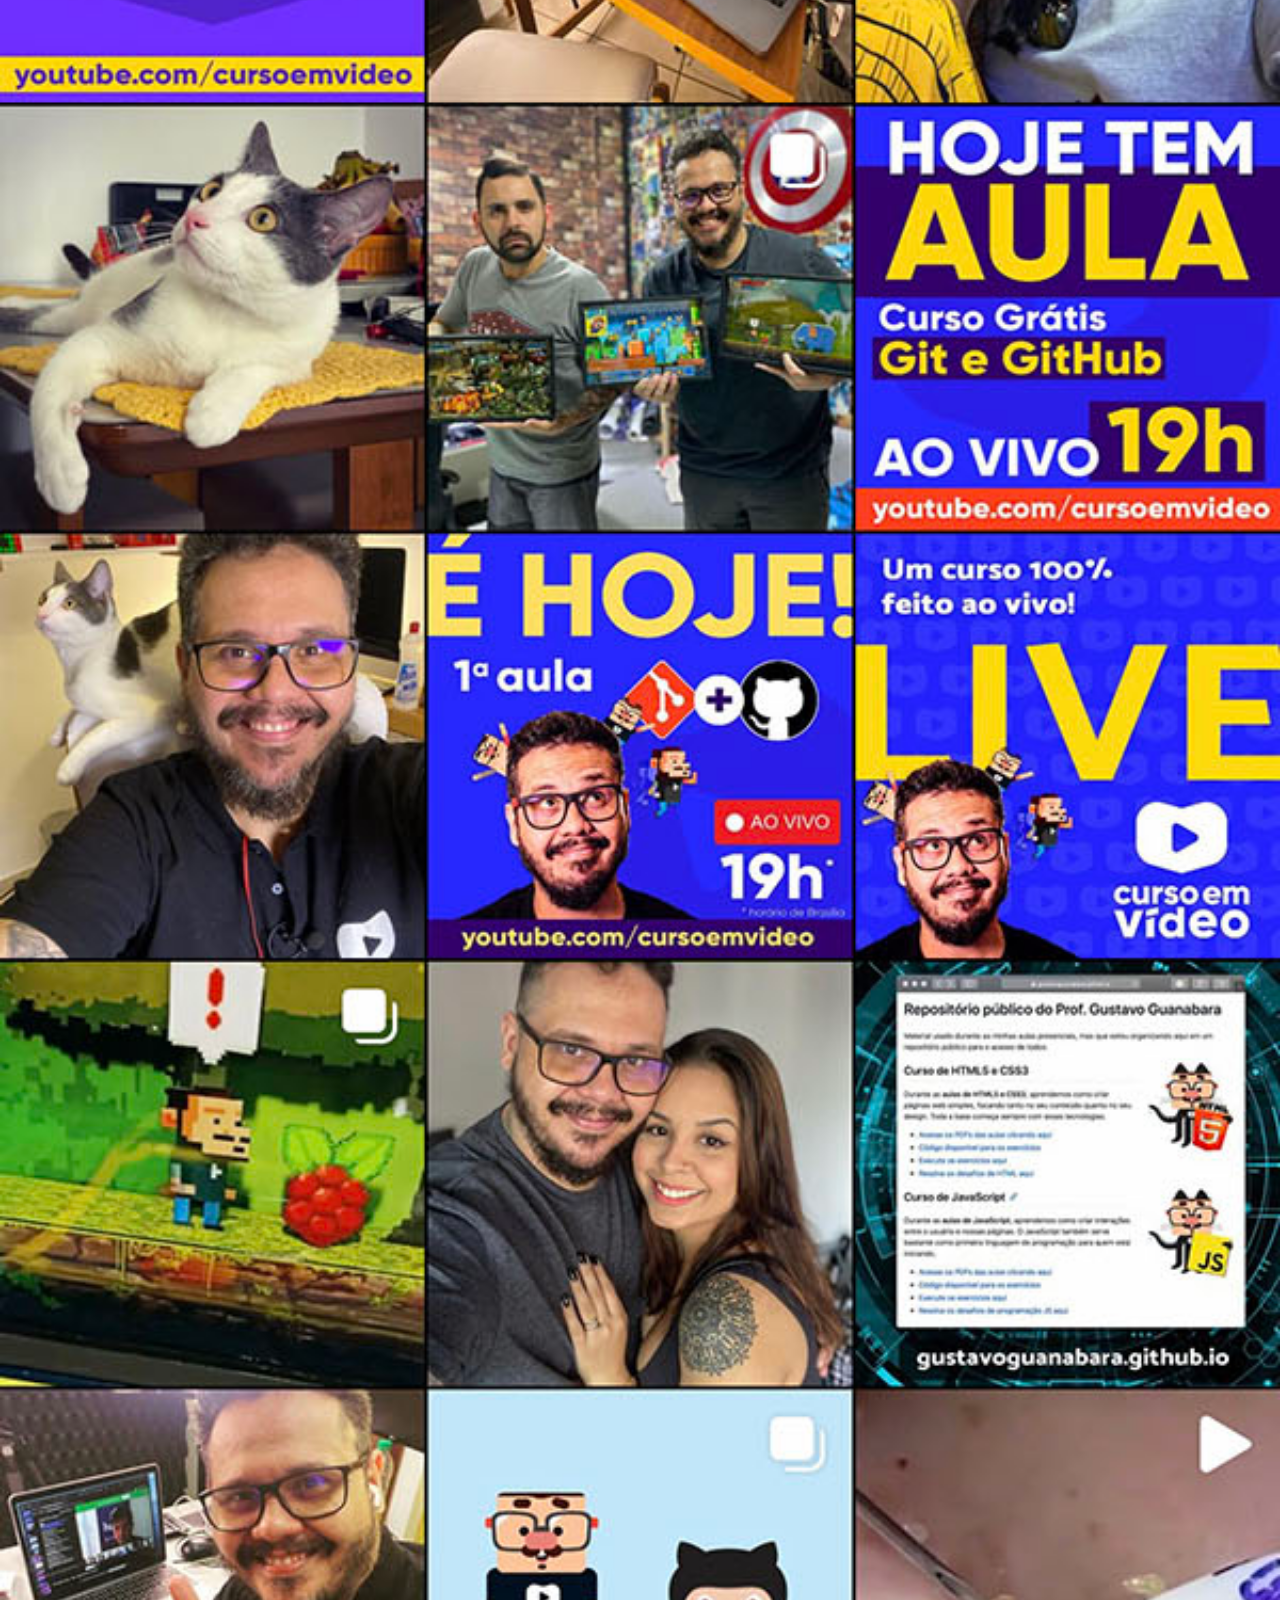
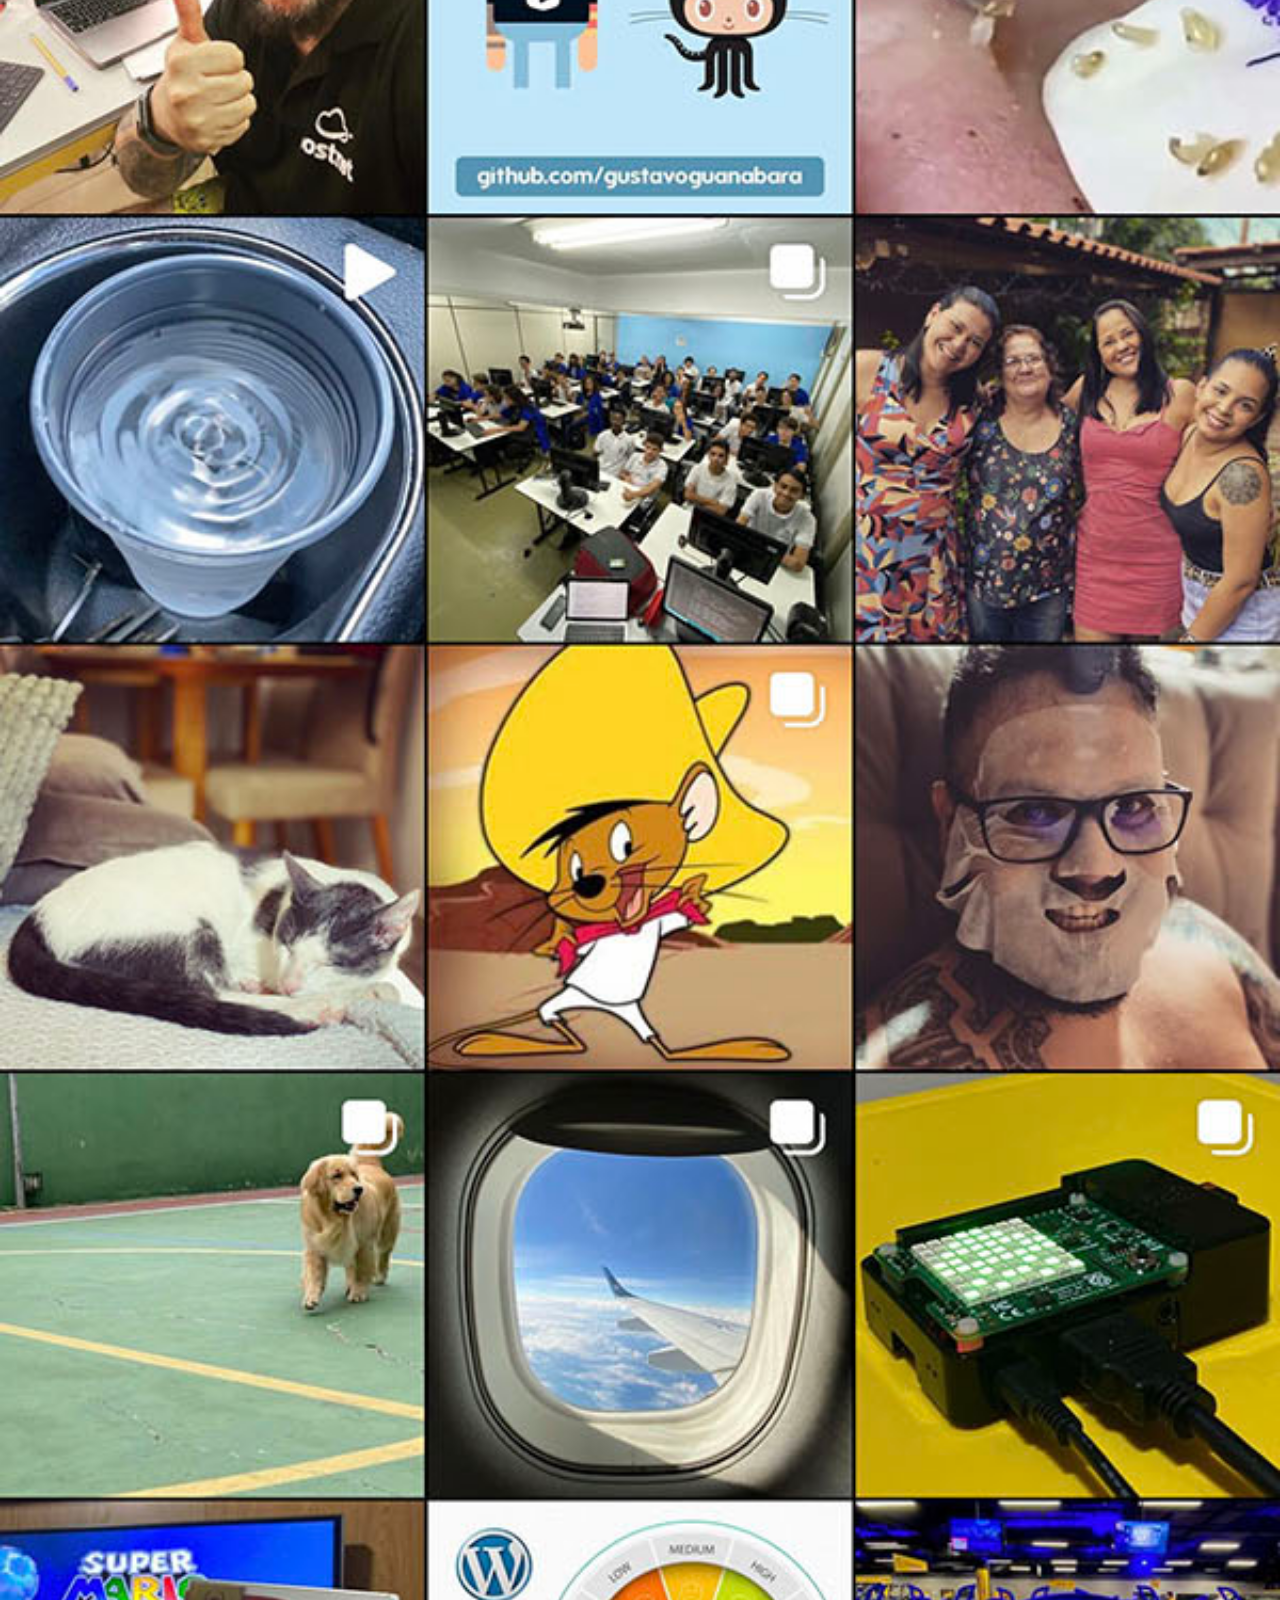
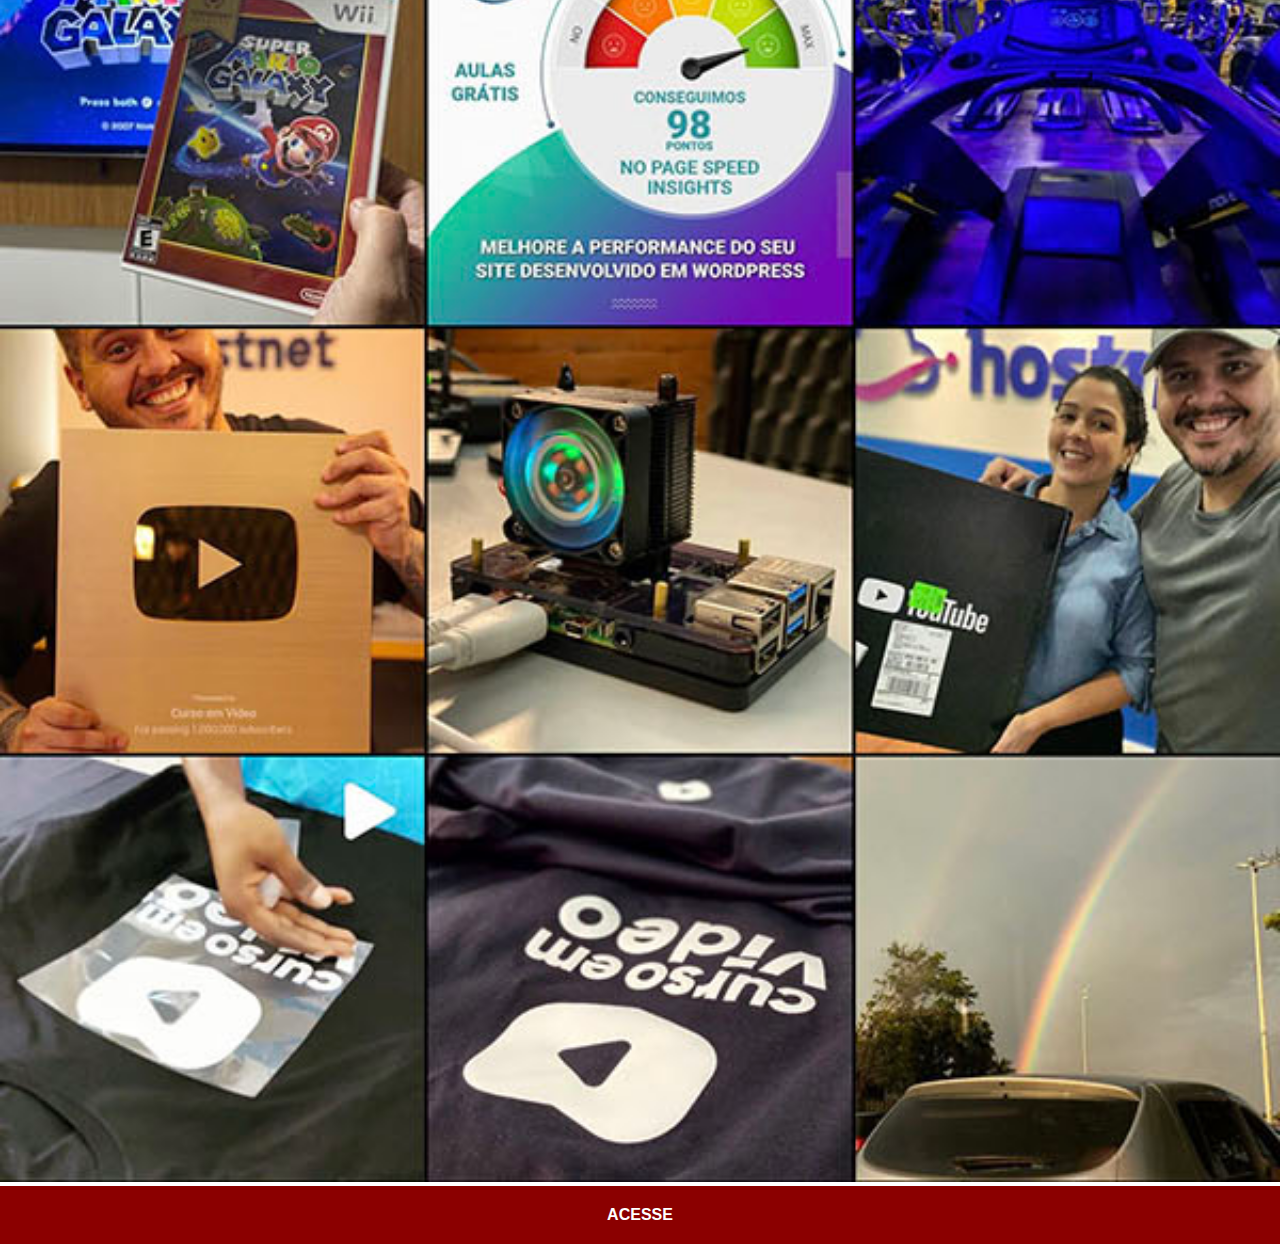
<file: instagram.html>
<!DOCTYPE html>
<html lang="pt-br">
<head>
    <meta charset="UTF-8">
    <meta name="viewport" content="width=device-width, initial-scale=1.0">
    <title>Instagram</title>
    <link rel="stylesheet" href="estilos/social.css">
</head>
<body>
    <img src="imagens/tela-instagram.jpg" alt="Instagram">
    <a href="https://www.instagram.com/gustavoguanabara" target="_blank">ACESSE</a>
</body>
</html>
</file>
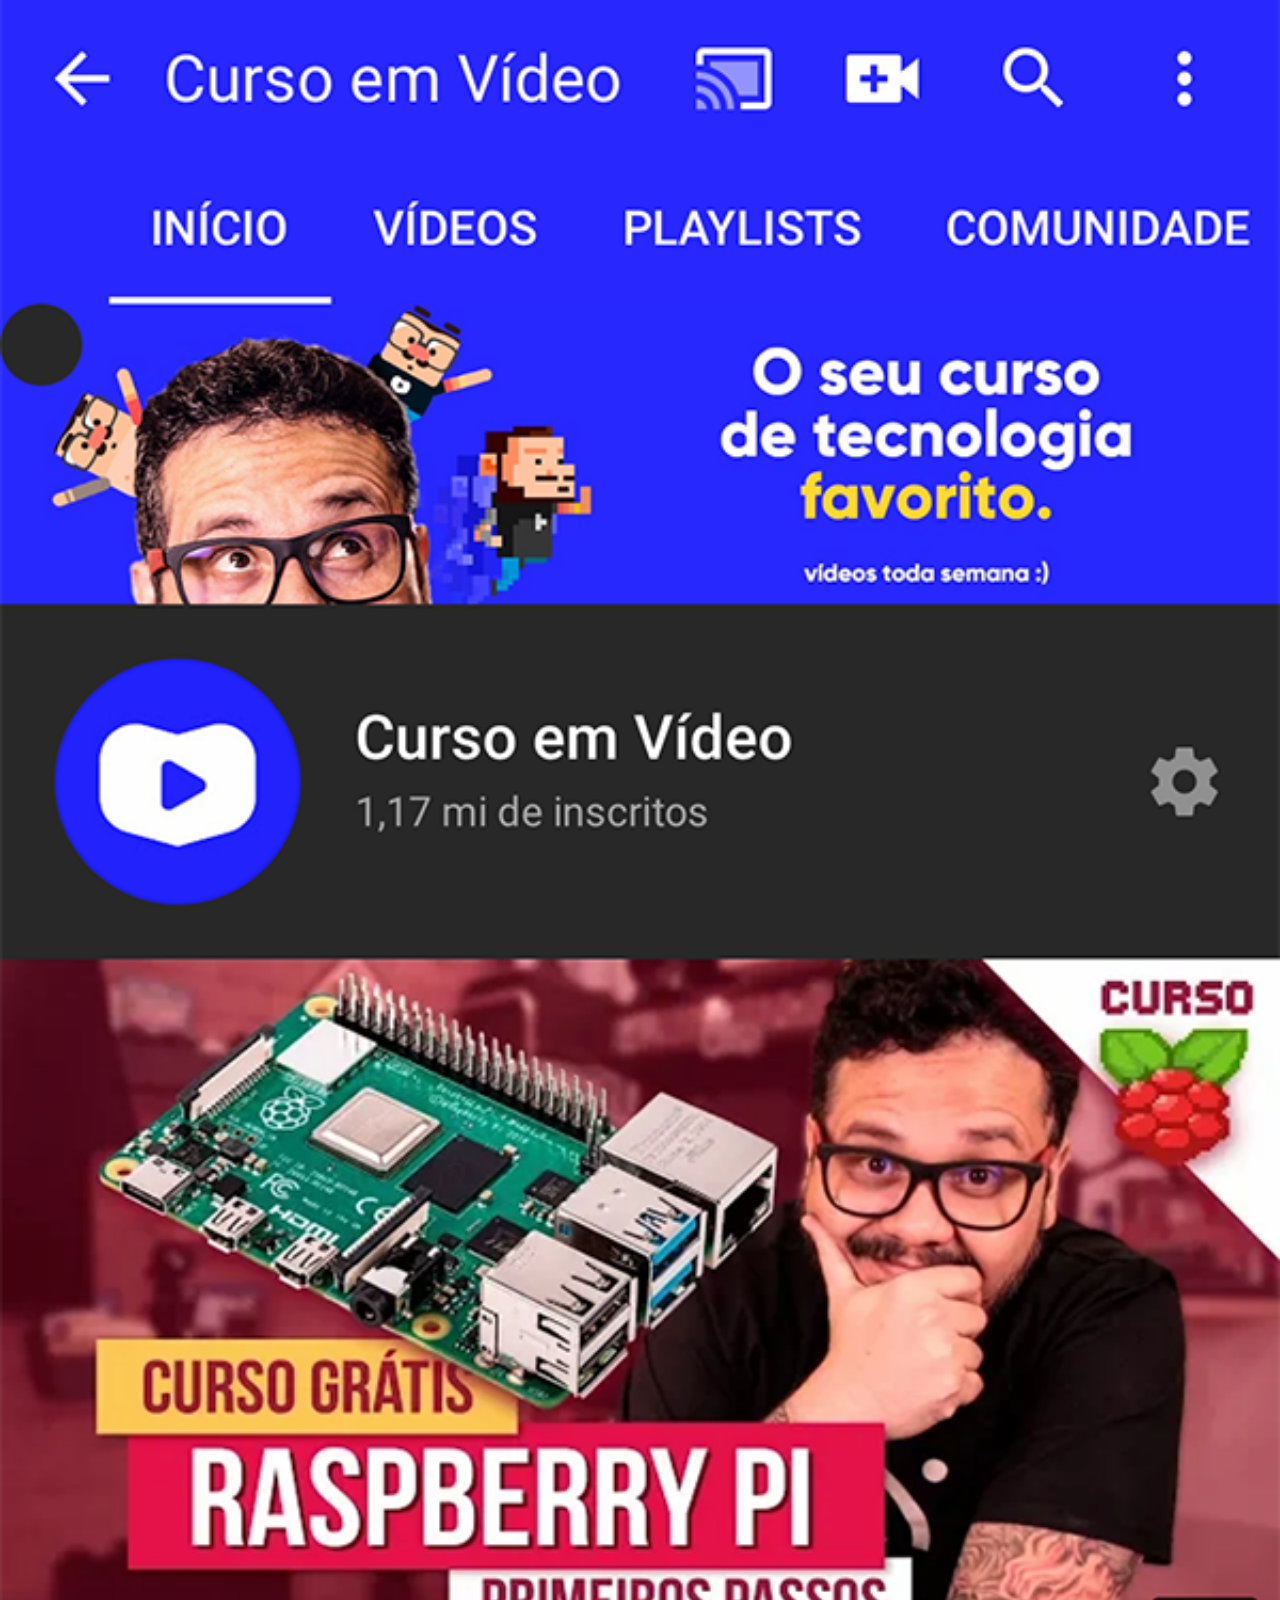
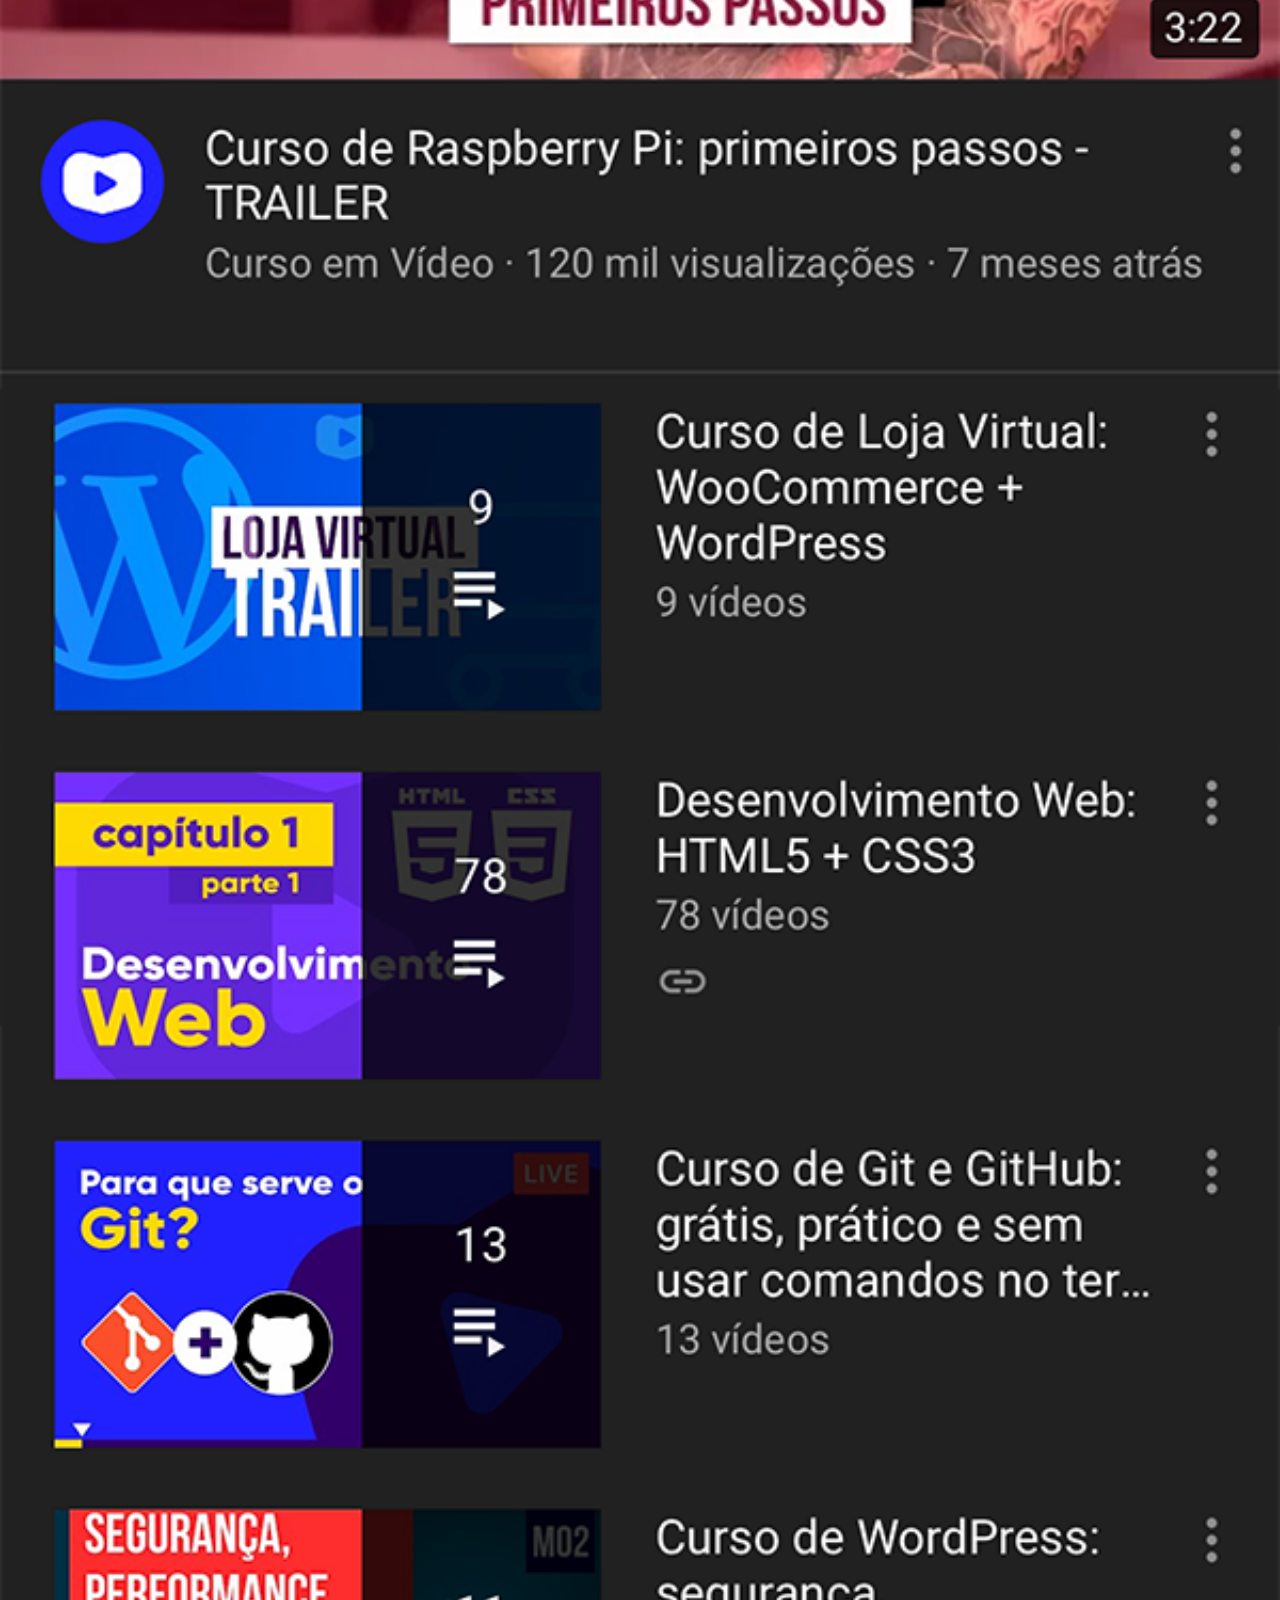
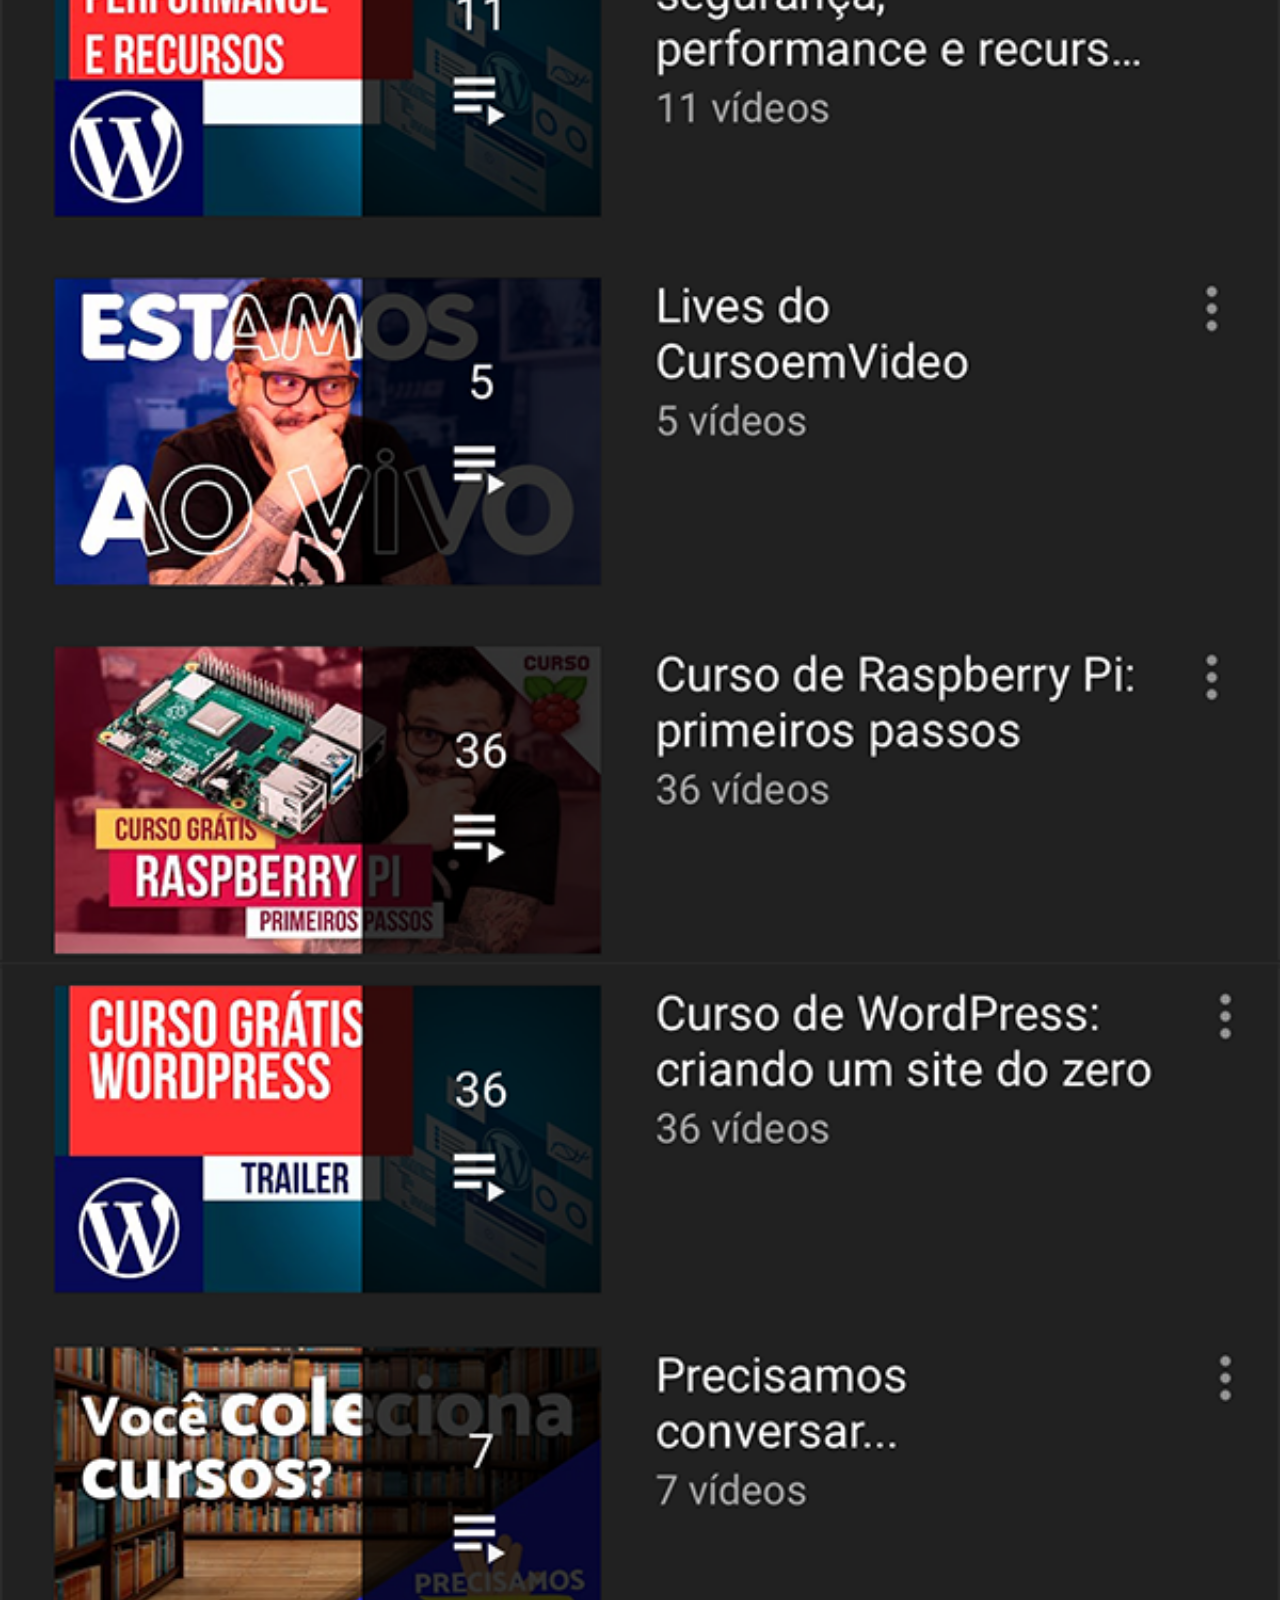
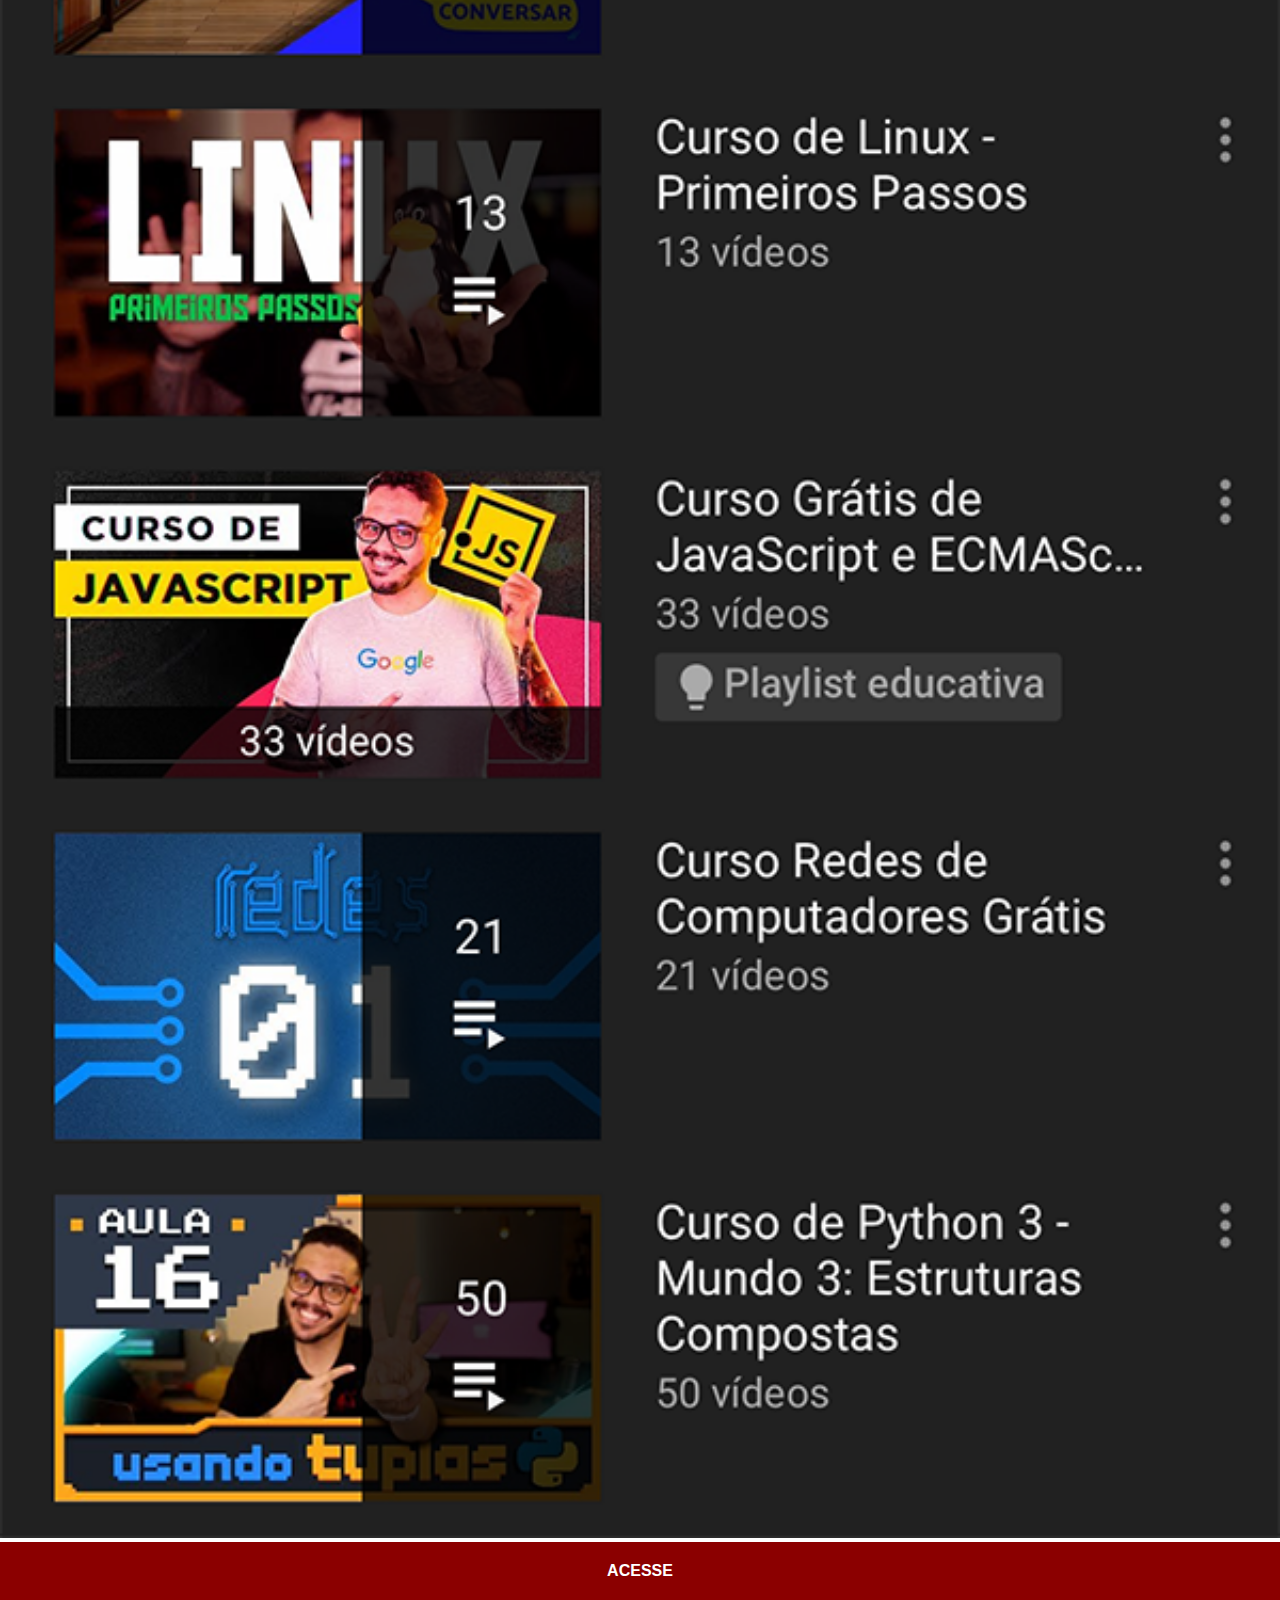
<file: youtube.html>
<!DOCTYPE html>
<html lang="pt-br">
<head>
    <meta charset="UTF-8">
    <meta name="viewport" content="width=device-width, initial-scale=1.0">
    <title>Youtube</title>
   <link rel="stylesheet" href="estilos/social.css">
</head>
<body>
<img src="imagens/tela-youtube.png" alt="youtube">
<a href="https://www.youtube.com/@CursoemVideo/playlists" target="_blank">ACESSE</a>
</body>
</html>
</file>
<file: estilos/style.css>
@charset "UTF-8";

* {
    margin: 0px;
    padding: 0px;
    font-family: Arial, Helvetica, sans-serif;
}

html, body {
    height: 100vh;
    width: 100vh;
    background-color: black;
}

body{
    background: url('../imagens/fundo-madeira.jpg') no-repeat top center;
    background-size: cover;
    background-attachment: fixed;
}

main{
    position: relative;
    height: 100vh;
}

section#telefone {
    position: absolute;
    top: 50%;
    left: 50%;
    transform: translate(-50%, -50%);
    height: 627px;
    width: 311px;
    background:  url('../imagens/frame-iphone.png') no-repeat;
}

iframe#tela {
    position: relative;
    top: 80px;
    left: 22px;
    width: 267px;
    height: 471px;
}

section#redes-sociais{
    text-align: right;
}
    section#redes-sociais img {
        width: 50px;
        margin: 10px;
        border-radius: 50%;
        box-shadow: 2px 2px 5px rgba(0, 0, 0, 0.400);
        box-sizing: border-box;
        
    }

    section#redes-sociais img:hover {
        border: 2px solid rgba(255, 255, 255, 0.637);
        transform: translate(-3px, -3px);
        box-shadow: 5px 5px 10px rgba(0, 0, 0, 0.600);
        transition: transform 0.3s, border 1s;
    }
</file>
<file: estilos/social.css>
@charset "UTF-8";

*{
    margin: 0px;
    padding: 0px;
    font-family: Arial, Helvetica, sans-serif;
}

::-webkit-scrollbar{

    width: 0PX;
    height: 0PX;
}
IMG{
    width: 100vw;
}

    a{
        display: block;
        background-color: darkred;
        color: white;
        padding: 20px;
        text-align: center;
        font-weight: bolder;
        text-decoration: none;
    }

    a:hover{
        background-color: red;
    }
</file>
